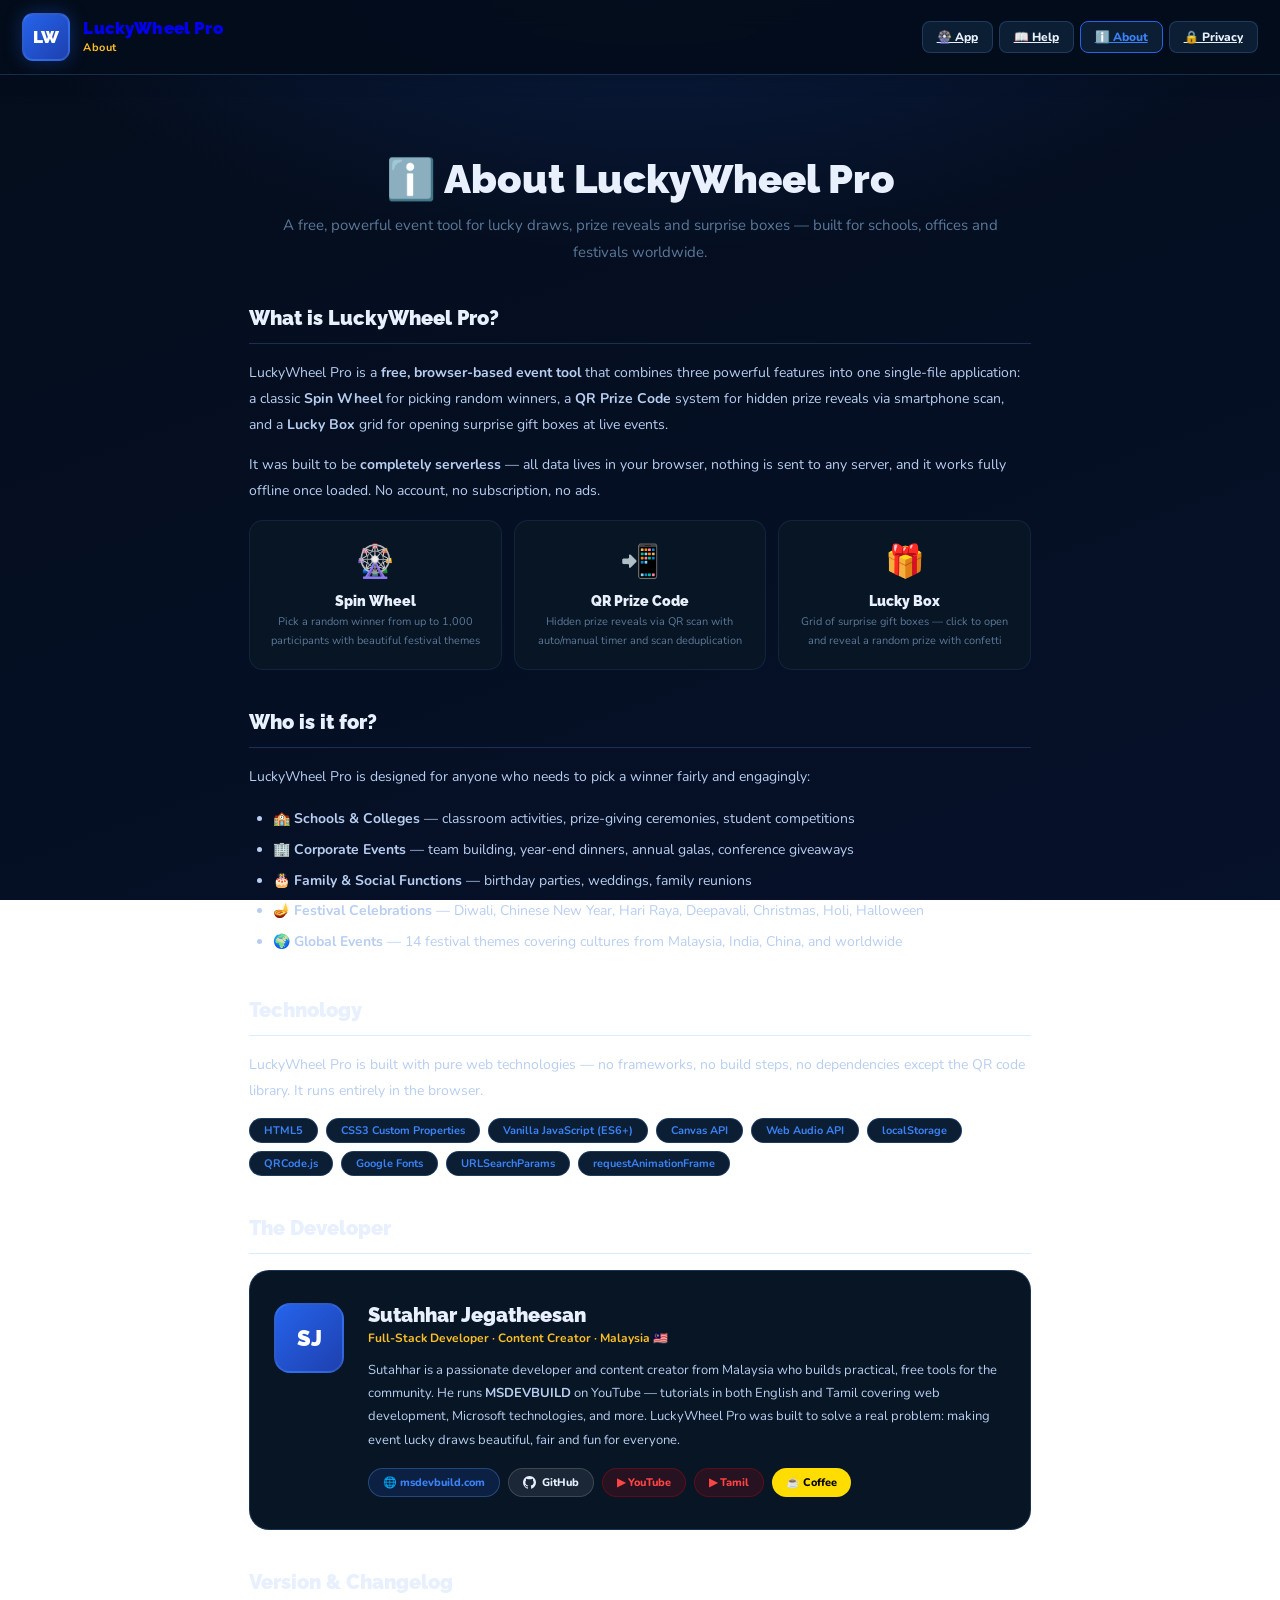
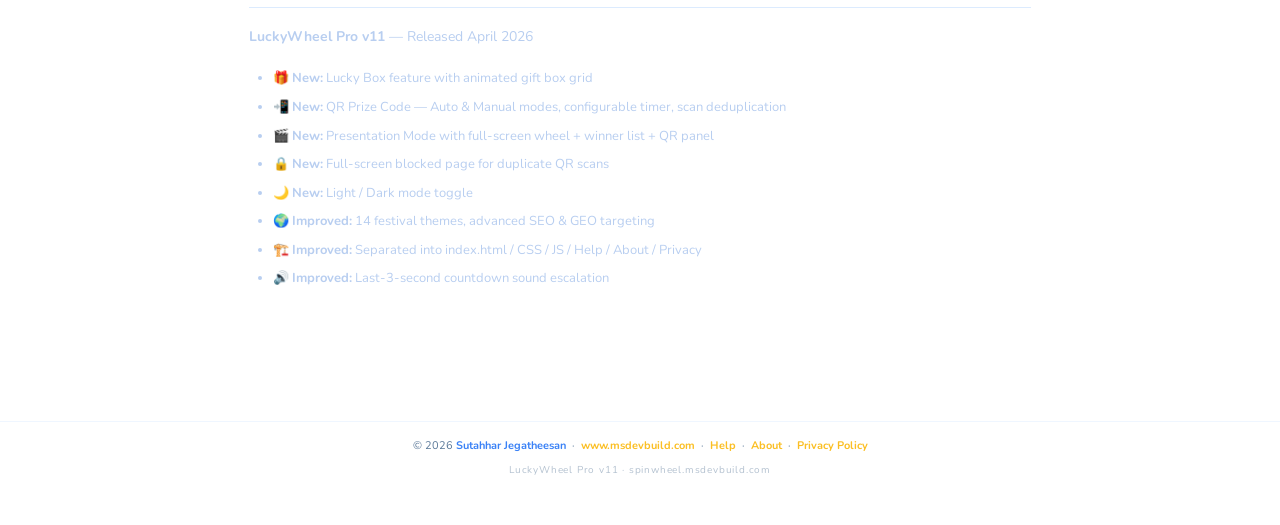
<file: about.html>
<!DOCTYPE html>
<html lang="en" data-theme="dark">
<head>
<meta charset="UTF-8"/>
<meta name="viewport" content="width=device-width, initial-scale=1.0, viewport-fit=cover"/>
<title>About – LuckyWheel Pro | Built by Sutahhar Jegatheesan · msdevbuild.com</title>
<meta name="description" content="About LuckyWheel Pro — a free Spin Wheel, QR Prize Code and Lucky Box tool for events worldwide. Built by Sutahhar Jegatheesan, developer at msdevbuild.com. Learn about the project, its features and the developer behind it."/>
<meta name="keywords" content="LuckyWheel Pro about, Sutahhar Jegatheesan, msdevbuild, spin wheel developer, lucky draw tool Malaysia"/>
<meta name="author" content="Sutahhar Jegatheesan"/>
<meta name="robots" content="index, follow"/>
<link rel="canonical" href="https://spinwheel.msdevbuild.com/about.html"/>
<meta property="og:title" content="About – LuckyWheel Pro"/>
<meta property="og:description" content="Learn about LuckyWheel Pro and its developer Sutahhar Jegatheesan from msdevbuild.com."/>
<meta property="og:url" content="https://spinwheel.msdevbuild.com/about.html"/>
<meta property="og:site_name" content="spinwheel.msdevbuild.com"/>
<meta name="twitter:card" content="summary"/>
<meta name="twitter:site" content="@msdevbuild"/>
<meta name="theme-color" content="#040d1b"/>
<link rel="alternate" hreflang="en" href="https://spinwheel.msdevbuild.com/about.html"/>
<link rel="alternate" hreflang="x-default" href="https://spinwheel.msdevbuild.com/about.html"/>

<script type="application/ld+json">
{
  "@context":"https://schema.org",
  "@type":"AboutPage",
  "url":"https://spinwheel.msdevbuild.com/about.html",
  "name":"About LuckyWheel Pro",
  "description":"About page for LuckyWheel Pro — free Spin Wheel, QR Prize Code and Lucky Box tool.",
  "author":{"@type":"Person","name":"Sutahhar Jegatheesan","url":"https://www.msdevbuild.com"}
}
</script>

<link rel="preconnect" href="https://fonts.googleapis.com"/>
<link rel="preconnect" href="https://fonts.gstatic.com" crossorigin/>
<link href="https://fonts.googleapis.com/css2?family=Raleway:wght@700;800;900&family=Nunito:wght@400;500;600;700;800&family=Bebas+Neue&display=swap" rel="stylesheet"/>
<link rel="stylesheet" href="css/style.css"/>
<style>
.about-wrap{max-width:820px;margin:0 auto;padding:2rem 1.2rem 4rem;}
.about-hero{text-align:center;padding:3rem 1rem 2.5rem;}
.about-hero h1{font-family:'Raleway',sans-serif;font-size:clamp(26px,5vw,40px);font-weight:900;color:var(--text);margin-bottom:.6rem;}
.about-hero p{font-size:15px;color:var(--muted);line-height:1.8;}
.about-section{margin-bottom:2.5rem;}
.about-section h2{font-family:'Raleway',sans-serif;font-size:20px;font-weight:900;color:var(--text);margin-bottom:1rem;padding-bottom:.8rem;border-bottom:1px solid var(--border2);}
.about-section p{font-size:14px;color:var(--text-s);line-height:1.85;margin-bottom:.9rem;}
.feature-cards{display:grid;grid-template-columns:repeat(auto-fill,minmax(220px,1fr));gap:12px;margin:1rem 0;}
.feature-card{background:var(--surface);border:1px solid var(--border);border-radius:14px;padding:1.2rem;text-align:center;transition:border-color .15s;}
.feature-card:hover{border-color:var(--border2);}
.feature-card-icon{font-size:32px;margin-bottom:.6rem;}
.feature-card-title{font-family:'Raleway',sans-serif;font-size:14px;font-weight:900;color:var(--text);margin-bottom:.3rem;}
.feature-card-desc{font-size:11px;color:var(--muted);line-height:1.65;}
.tech-pills{display:flex;flex-wrap:wrap;gap:8px;margin-top:.8rem;}
.tech-pill{background:var(--surface2);border:1px solid var(--border2);color:var(--primary-h);border-radius:100px;padding:4px 14px;font-size:11px;font-weight:700;}
.dev-card{background:var(--surface);border:1px solid var(--border2);border-radius:20px;padding:2rem 1.5rem;display:flex;gap:1.5rem;align-items:flex-start;flex-wrap:wrap;}
.dev-avatar{width:70px;height:70px;border-radius:16px;background:linear-gradient(135deg,var(--primary),#1e40af);border:2px solid var(--border2);display:flex;align-items:center;justify-content:center;font-family:'Raleway',sans-serif;font-size:22px;font-weight:900;color:#fff;flex-shrink:0;}
.dev-info{flex:1;min-width:200px;}
.dev-name{font-family:'Raleway',sans-serif;font-size:20px;font-weight:900;color:var(--text);margin-bottom:.2rem;}
.dev-role{font-size:12px;color:var(--gold-l);font-weight:700;margin-bottom:.8rem;}
.dev-bio{font-size:13px;color:var(--text-s);line-height:1.8;margin-bottom:1rem;}
.dev-links{display:flex;flex-wrap:wrap;gap:8px;}
.dev-link{display:inline-flex;align-items:center;gap:6px;padding:6px 14px;border-radius:100px;font-size:11px;font-weight:800;text-decoration:none;transition:all .15s;}
</style>
</head>
<body>

<header class="app-header" role="banner" style="position:sticky;top:0;z-index:80;">
  <div class="header-left">
    <a href="index.html" style="display:flex;align-items:center;gap:13px;text-decoration:none;">
      <div id="logoWrap"><span id="headerLogoText">LW</span></div>
      <div>
        <div class="brand-company">LuckyWheel Pro</div>
        <div class="brand-event">About</div>
      </div>
    </a>
  </div>
  <nav style="display:flex;gap:6px;flex-wrap:wrap;" role="navigation">
    <a href="index.html"   class="btn-settings">🎡 App</a>
    <a href="help.html"    class="btn-settings">📖 Help</a>
    <a href="about.html"   class="btn-settings" style="border-color:var(--primary);color:var(--primary-h);">ℹ️ About</a>
    <a href="privacy.html" class="btn-settings">🔒 Privacy</a>
  </nav>
</header>

<div class="about-wrap">
  <div class="about-hero">
    <h1>ℹ️ About LuckyWheel Pro</h1>
    <p>A free, powerful event tool for lucky draws, prize reveals and surprise boxes — built for schools, offices and festivals worldwide.</p>
  </div>

  <!-- What is it -->
  <section class="about-section" aria-labelledby="what-title">
    <h2 id="what-title">What is LuckyWheel Pro?</h2>
    <p>LuckyWheel Pro is a <strong>free, browser-based event tool</strong> that combines three powerful features into one single-file application: a classic <strong>Spin Wheel</strong> for picking random winners, a <strong>QR Prize Code</strong> system for hidden prize reveals via smartphone scan, and a <strong>Lucky Box</strong> grid for opening surprise gift boxes at live events.</p>
    <p>It was built to be <strong>completely serverless</strong> — all data lives in your browser, nothing is sent to any server, and it works fully offline once loaded. No account, no subscription, no ads.</p>
    <div class="feature-cards">
      <div class="feature-card"><div class="feature-card-icon">🎡</div><div class="feature-card-title">Spin Wheel</div><div class="feature-card-desc">Pick a random winner from up to 1,000 participants with beautiful festival themes</div></div>
      <div class="feature-card"><div class="feature-card-icon">📲</div><div class="feature-card-title">QR Prize Code</div><div class="feature-card-desc">Hidden prize reveals via QR scan with auto/manual timer and scan deduplication</div></div>
      <div class="feature-card"><div class="feature-card-icon">🎁</div><div class="feature-card-title">Lucky Box</div><div class="feature-card-desc">Grid of surprise gift boxes — click to open and reveal a random prize with confetti</div></div>
    </div>
  </section>

  <!-- Who it's for -->
  <section class="about-section" aria-labelledby="who-title">
    <h2 id="who-title">Who is it for?</h2>
    <p>LuckyWheel Pro is designed for anyone who needs to pick a winner fairly and engagingly:</p>
    <ul style="font-size:14px;color:var(--text-s);line-height:2.2;padding-left:1.5rem;">
      <li><strong>🏫 Schools &amp; Colleges</strong> — classroom activities, prize-giving ceremonies, student competitions</li>
      <li><strong>🏢 Corporate Events</strong> — team building, year-end dinners, annual galas, conference giveaways</li>
      <li><strong>🎂 Family &amp; Social Functions</strong> — birthday parties, weddings, family reunions</li>
      <li><strong>🪔 Festival Celebrations</strong> — Diwali, Chinese New Year, Hari Raya, Deepavali, Christmas, Holi, Halloween</li>
      <li><strong>🌍 Global Events</strong> — 14 festival themes covering cultures from Malaysia, India, China, and worldwide</li>
    </ul>
  </section>

  <!-- Tech stack -->
  <section class="about-section" aria-labelledby="tech-title">
    <h2 id="tech-title">Technology</h2>
    <p>LuckyWheel Pro is built with pure web technologies — no frameworks, no build steps, no dependencies except the QR code library. It runs entirely in the browser.</p>
    <div class="tech-pills">
      <span class="tech-pill">HTML5</span>
      <span class="tech-pill">CSS3 Custom Properties</span>
      <span class="tech-pill">Vanilla JavaScript (ES6+)</span>
      <span class="tech-pill">Canvas API</span>
      <span class="tech-pill">Web Audio API</span>
      <span class="tech-pill">localStorage</span>
      <span class="tech-pill">QRCode.js</span>
      <span class="tech-pill">Google Fonts</span>
      <span class="tech-pill">URLSearchParams</span>
      <span class="tech-pill">requestAnimationFrame</span>
    </div>
  </section>

  <!-- Developer -->
  <section class="about-section" aria-labelledby="dev-title">
    <h2 id="dev-title">The Developer</h2>
    <div class="dev-card">
      <div class="dev-avatar">SJ</div>
      <div class="dev-info">
        <div class="dev-name">Sutahhar Jegatheesan</div>
        <div class="dev-role">Full-Stack Developer · Content Creator · Malaysia 🇲🇾</div>
        <div class="dev-bio">
          Sutahhar is a passionate developer and content creator from Malaysia who builds practical, free tools for the community.
          He runs <strong>MSDEVBUILD</strong> on YouTube — tutorials in both English and Tamil covering web development, Microsoft technologies, and more.
          LuckyWheel Pro was built to solve a real problem: making event lucky draws beautiful, fair and fun for everyone.
        </div>
        <div class="dev-links">
          <a href="https://www.msdevbuild.com" target="_blank" rel="noopener" class="dev-link" style="background:rgba(37,99,235,.15);border:1px solid rgba(96,165,250,.3);color:var(--primary-h);">🌐 msdevbuild.com</a>
          <a href="https://github.com/jssuthahar" target="_blank" rel="noopener" class="dev-link" style="background:rgba(255,255,255,.08);border:1px solid rgba(255,255,255,.15);color:var(--text);">
            <svg width="13" height="13" viewBox="0 0 24 24" fill="currentColor"><path d="M12 0C5.37 0 0 5.37 0 12c0 5.3 3.44 9.8 8.2 11.38.6.11.82-.26.82-.58v-2.03c-3.34.73-4.04-1.61-4.04-1.61-.54-1.38-1.33-1.75-1.33-1.75-1.09-.74.08-.73.08-.73 1.2.08 1.84 1.24 1.84 1.24 1.07 1.83 2.8 1.3 3.49 1 .11-.78.42-1.3.76-1.6-2.67-.3-5.47-1.33-5.47-5.93 0-1.31.47-2.38 1.24-3.22-.14-.3-.54-1.52.1-3.18 0 0 1.01-.32 3.3 1.23a11.5 11.5 0 013-.4c1.02 0 2.04.13 3 .4 2.28-1.55 3.29-1.23 3.29-1.23.65 1.66.24 2.88.12 3.18.77.84 1.23 1.91 1.23 3.22 0 4.61-2.81 5.63-5.48 5.92.43.37.81 1.1.81 2.22v3.29c0 .32.22.7.82.58C20.56 21.8 24 17.3 24 12c0-6.63-5.37-12-12-12z"/></svg>
            GitHub
          </a>
          <a href="https://www.youtube.com/@MSDEVBUILD" target="_blank" rel="noopener" class="dev-link" style="background:rgba(255,0,0,.12);border:1px solid rgba(255,0,0,.25);color:#ff4444;">▶ YouTube</a>
          <a href="https://www.youtube.com/@MSDEVBUILDTamil" target="_blank" rel="noopener" class="dev-link" style="background:rgba(255,0,0,.12);border:1px solid rgba(255,0,0,.25);color:#ff4444;">▶ Tamil</a>
          <a href="https://buymeacoffee.com/jssuthahar" target="_blank" rel="noopener" class="dev-link" style="background:#ffdd00;color:#000;">☕ Coffee</a>
        </div>
      </div>
    </div>
  </section>

  <!-- Version -->
  <section class="about-section" aria-labelledby="ver-title">
    <h2 id="ver-title">Version &amp; Changelog</h2>
    <p><strong>LuckyWheel Pro v11</strong> — Released April 2026</p>
    <ul style="font-size:13px;color:var(--text-s);line-height:2.2;padding-left:1.5rem;">
      <li>🎁 <strong>New:</strong> Lucky Box feature with animated gift box grid</li>
      <li>📲 <strong>New:</strong> QR Prize Code — Auto &amp; Manual modes, configurable timer, scan deduplication</li>
      <li>🎬 <strong>New:</strong> Presentation Mode with full-screen wheel + winner list + QR panel</li>
      <li>🔒 <strong>New:</strong> Full-screen blocked page for duplicate QR scans</li>
      <li>🌙 <strong>New:</strong> Light / Dark mode toggle</li>
      <li>🌍 <strong>Improved:</strong> 14 festival themes, advanced SEO &amp; GEO targeting</li>
      <li>🏗️ <strong>Improved:</strong> Separated into index.html / CSS / JS / Help / About / Privacy</li>
      <li>🔊 <strong>Improved:</strong> Last-3-second countdown sound escalation</li>
    </ul>
  </section>
</div>

<footer class="app-footer" role="contentinfo" style="flex-direction:column;gap:.6rem;">
  <div class="footer-copy">
    &copy; <span id="fyear"></span> <strong>Sutahhar Jegatheesan</strong> &nbsp;·&nbsp;
    <a href="https://www.msdevbuild.com" target="_blank" rel="noopener noreferrer">www.msdevbuild.com</a>
    &nbsp;·&nbsp;
    <a href="help.html">Help</a> &nbsp;·&nbsp;
    <a href="about.html">About</a> &nbsp;·&nbsp;
    <a href="privacy.html">Privacy Policy</a>
  </div>
  <div class="footer-ver">LuckyWheel Pro v11 · spinwheel.msdevbuild.com</div>
</footer>

<script>
document.getElementById('fyear').textContent=new Date().getFullYear();
const T={'--bg':'#040d1b','--surface':'#081525','--surface2':'#0c1e33','--surface3':'#0f2540','--border':'rgba(96,165,250,.1)','--border2':'rgba(96,165,250,.22)','--primary':'#2563eb','--primary-h':'#3b82f6','--gold':'#f59e0b','--gold-l':'#fbbf24','--text':'#e8f0fe','--text-s':'#b8cef0','--muted':'#5a7898','--header-bg':'rgba(4,13,27,.92)','--card-shine':'rgba(96,165,250,.14)','--shadow':'0 8px 32px rgba(0,0,0,.5)','--danger':'#f87171','--success':'#34d399'};
Object.entries(T).forEach(([k,v])=>document.documentElement.style.setProperty(k,v));
document.body.style.background='radial-gradient(ellipse 80% 55% at 50% -8%,rgba(37,99,235,.2) 0%,transparent 65%),linear-gradient(160deg,#040d1b,#06112a)';
document.body.style.backgroundAttachment='fixed';
</script>
</body>
</html>
</file>
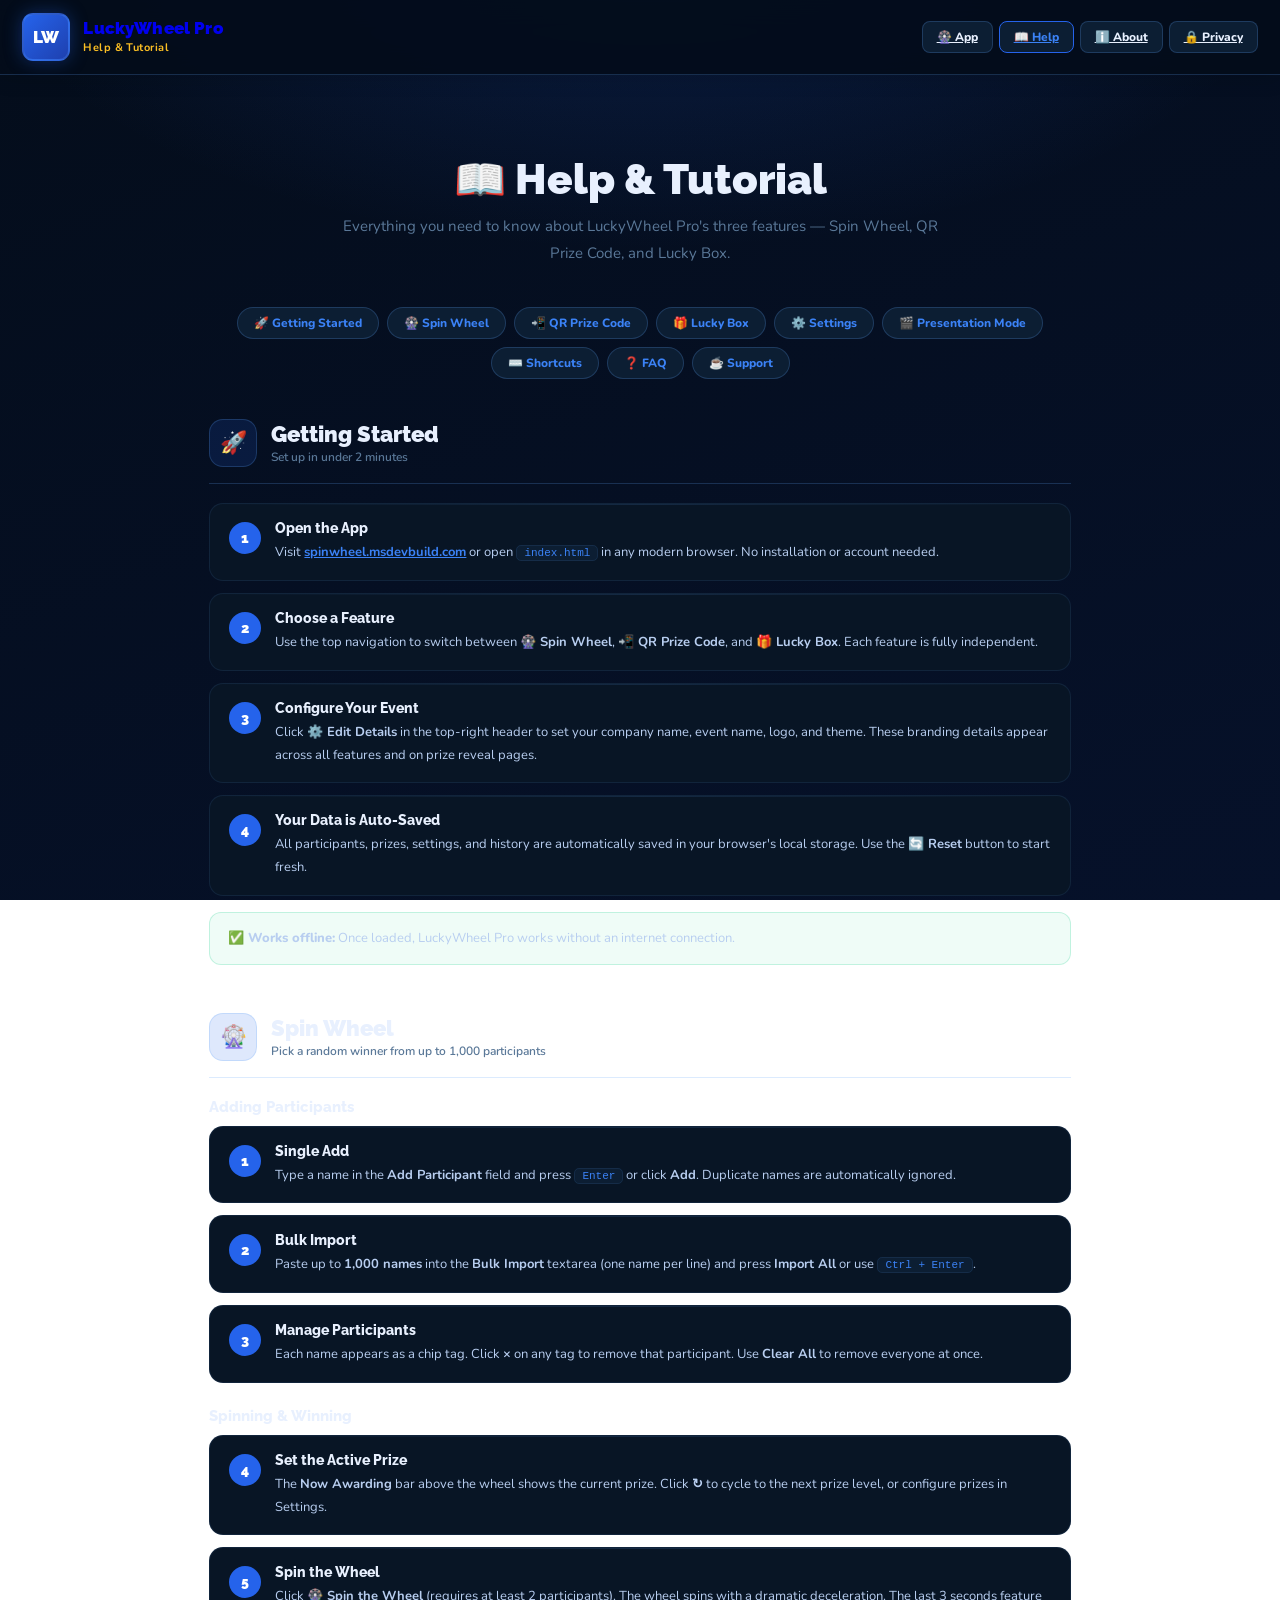
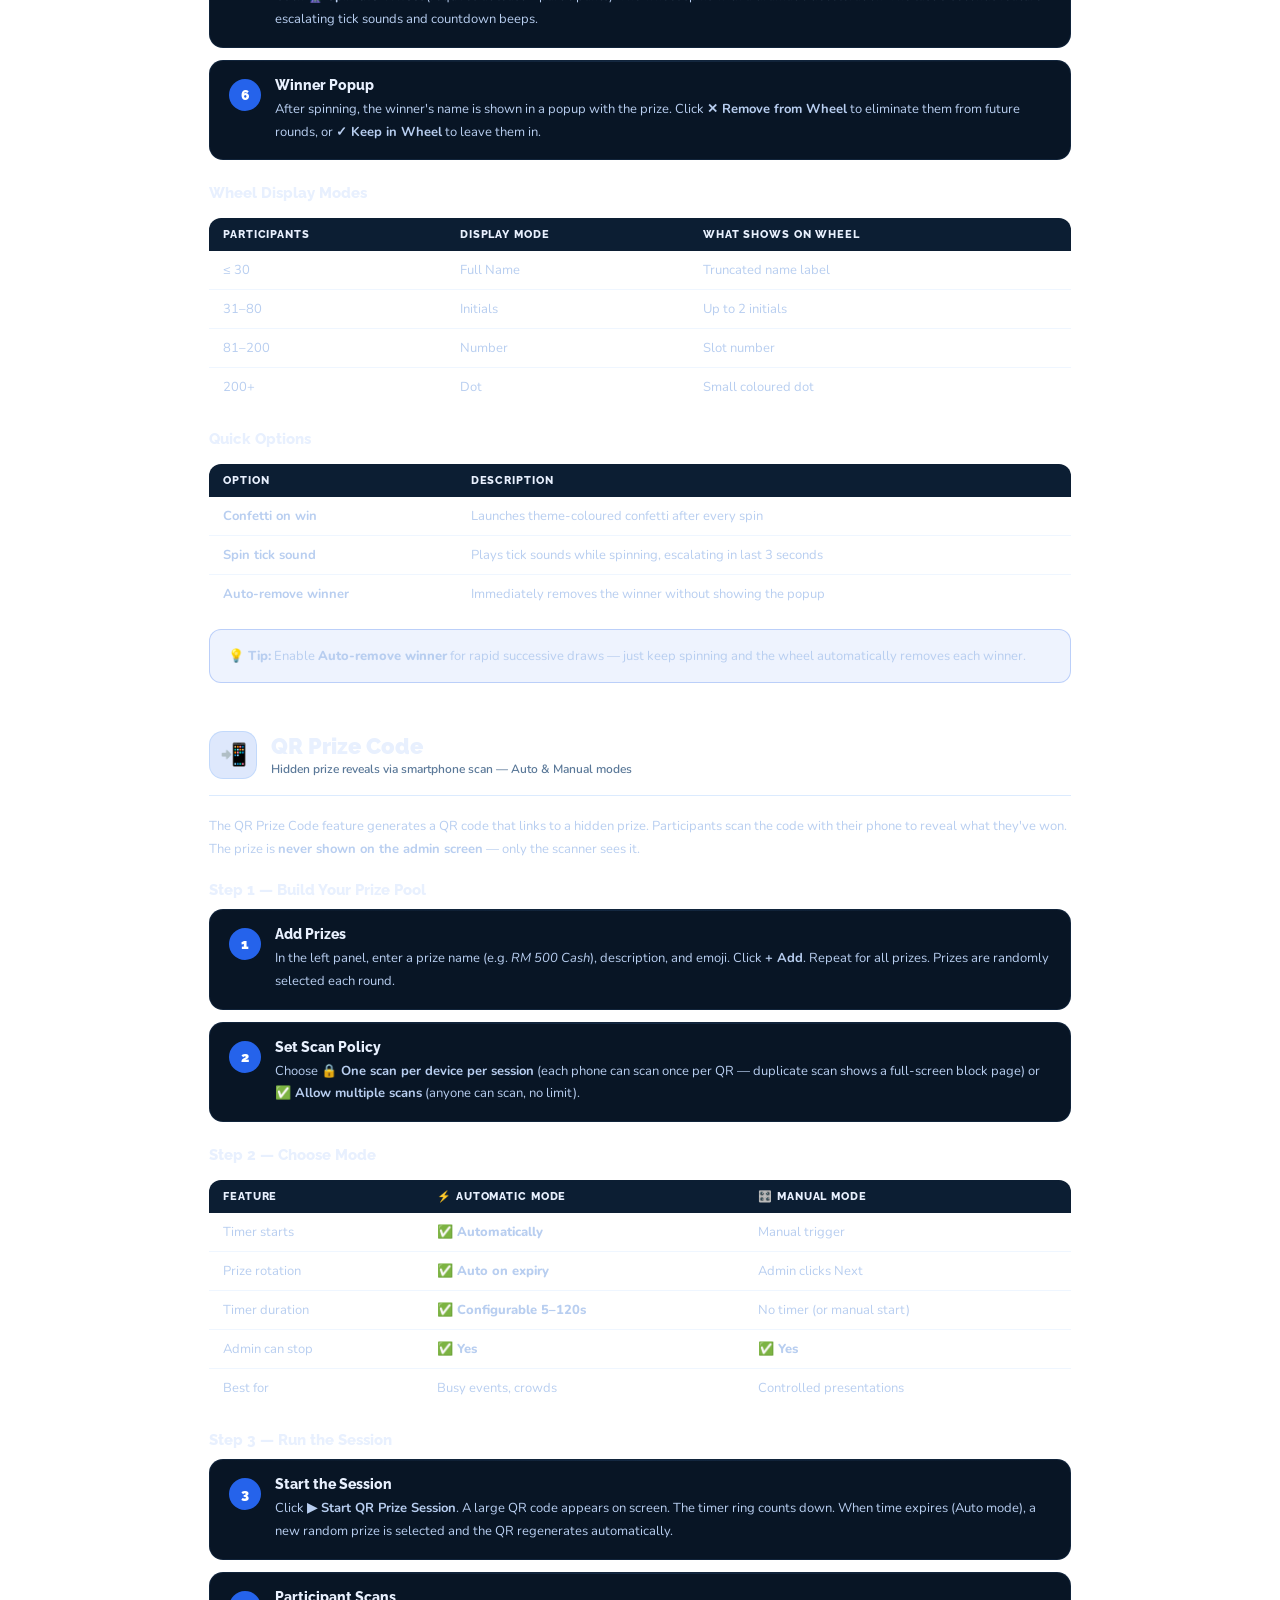
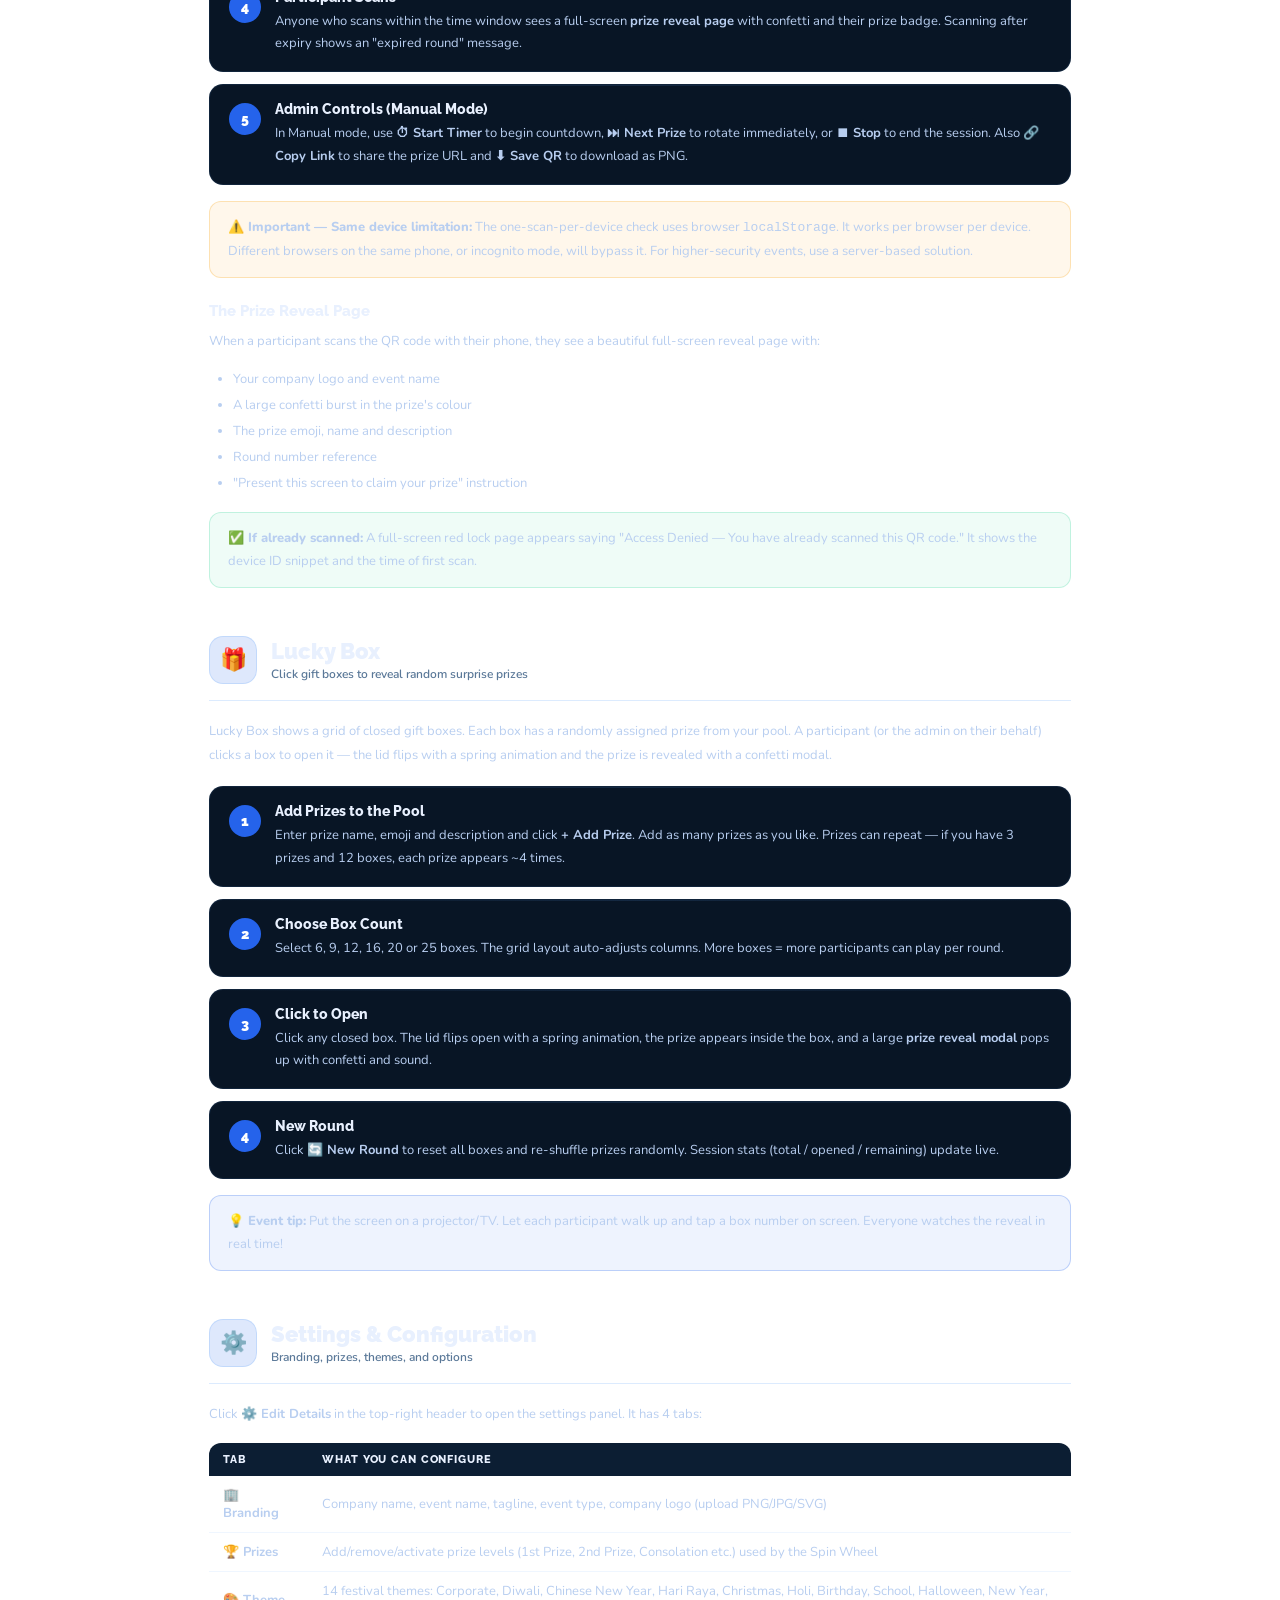
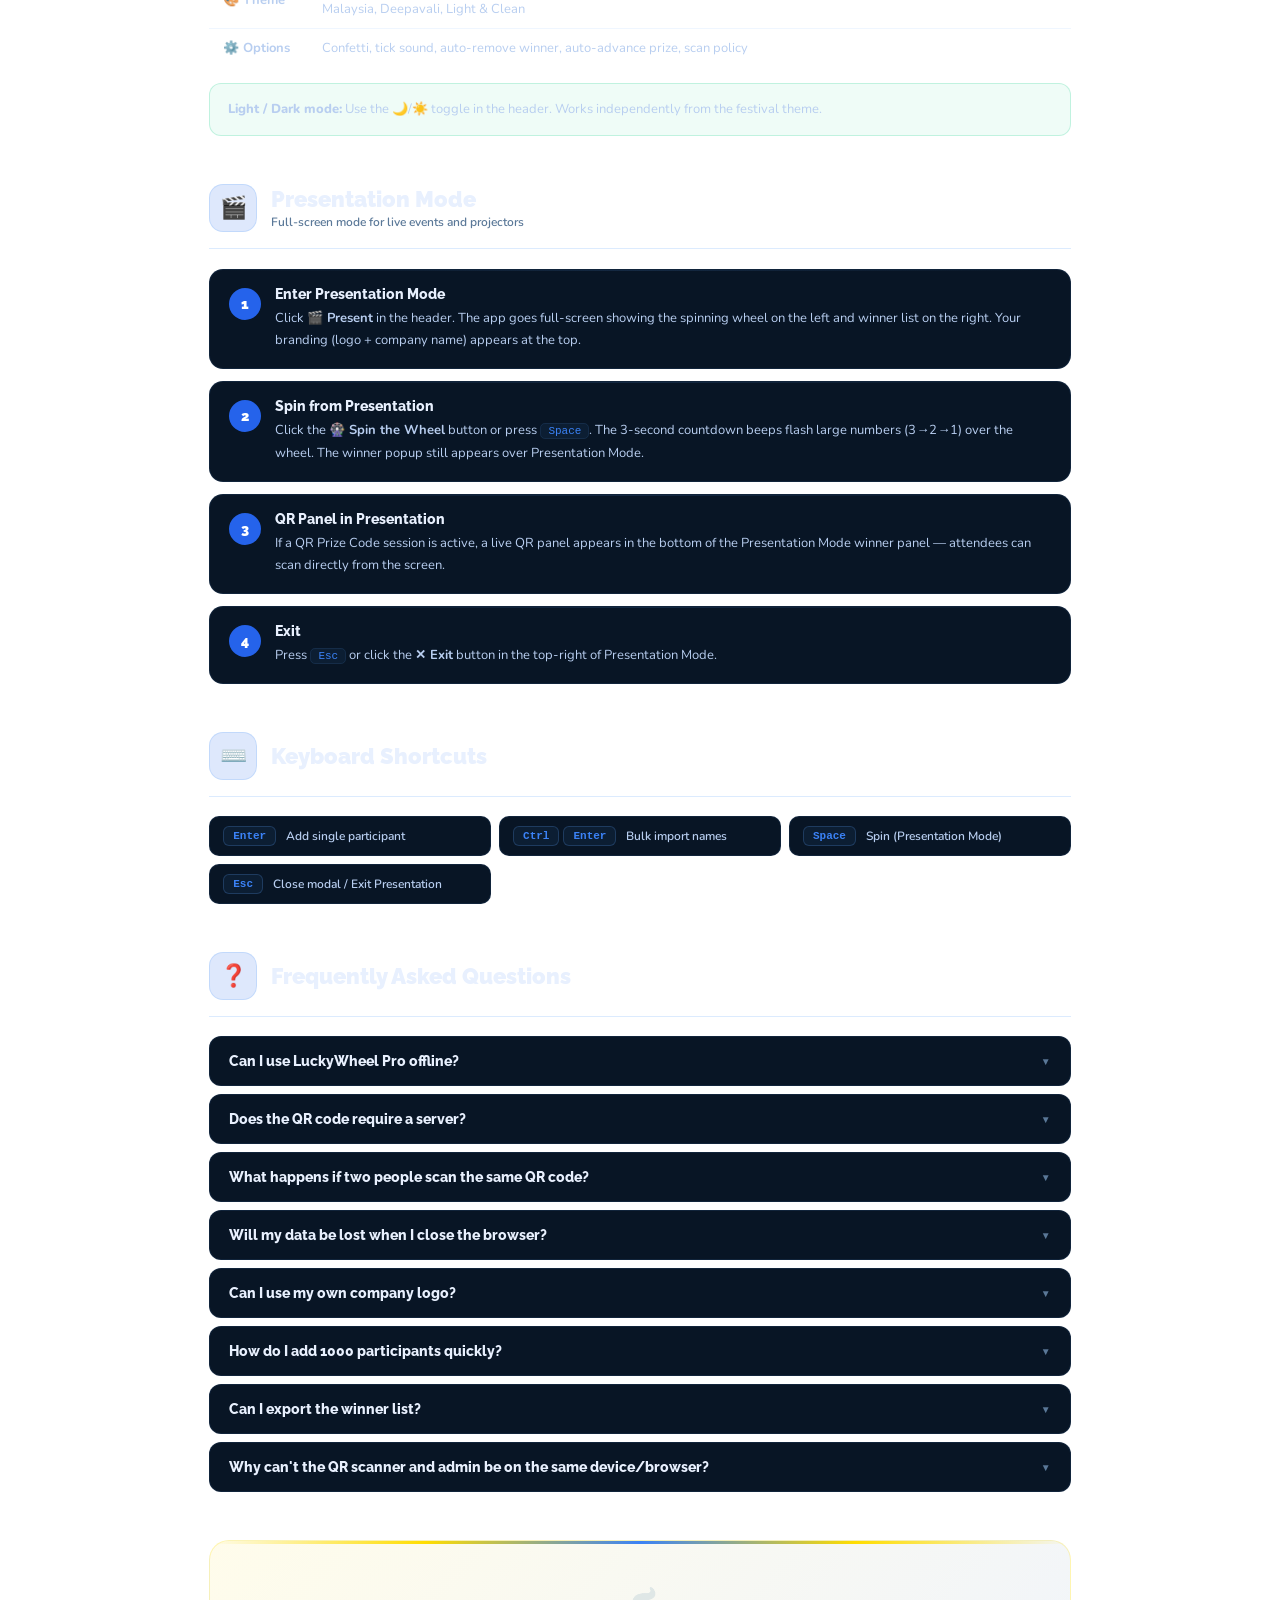
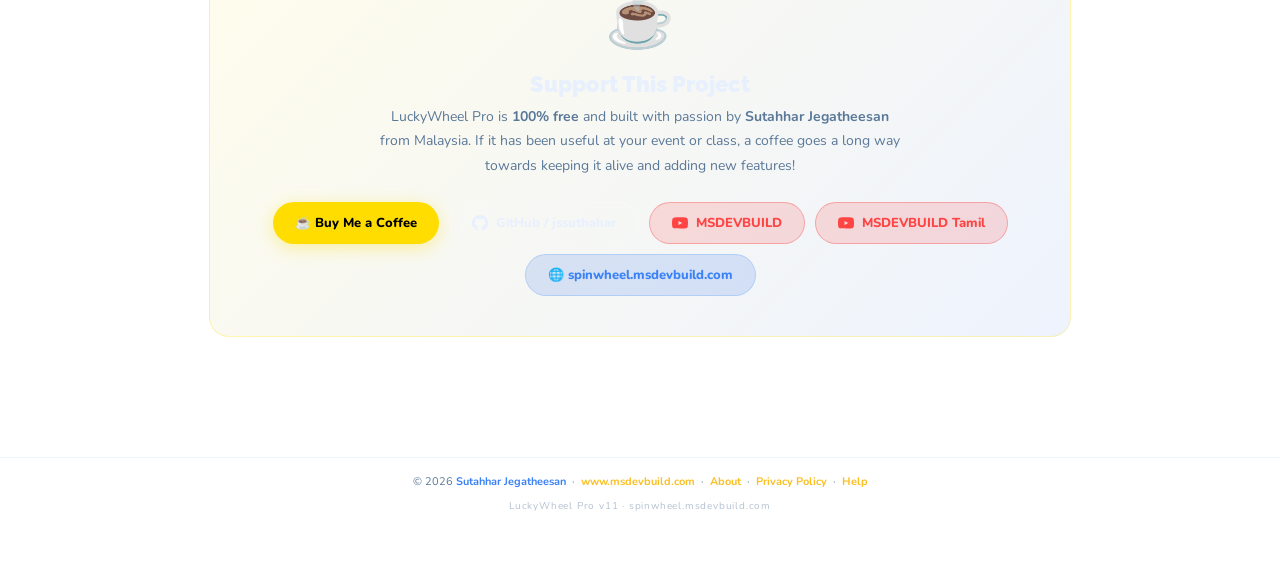
<file: help.html>
<!DOCTYPE html>
<html lang="en" data-theme="dark">
<head>
<meta charset="UTF-8"/>
<meta name="viewport" content="width=device-width, initial-scale=1.0, viewport-fit=cover"/>

<title>Help & Tutorial – LuckyWheel Pro | Spin Wheel, QR Prize Code & Lucky Box Guide</title>
<meta name="description" content="Complete guide and tutorial for LuckyWheel Pro. Learn how to use Spin Wheel, QR Prize Code (Auto & Manual mode), and Lucky Box features for events, schools, offices and festivals. Step-by-step instructions by Sutahhar Jegatheesan."/>
<meta name="keywords" content="LuckyWheel Pro help, spin wheel tutorial, QR prize code guide, lucky box how to, lucky draw tutorial, event spinner guide, lucky wheel how to use, msdevbuild tutorial"/>
<meta name="author" content="Sutahhar Jegatheesan"/>
<meta name="robots" content="index, follow"/>
<link rel="canonical" href="https://spinwheel.msdevbuild.com/help.html"/>
<meta property="og:title" content="Help & Tutorial – LuckyWheel Pro"/>
<meta property="og:description" content="Step-by-step tutorial for Spin Wheel, QR Prize Code and Lucky Box features."/>
<meta property="og:url" content="https://spinwheel.msdevbuild.com/help.html"/>
<meta property="og:site_name" content="spinwheel.msdevbuild.com"/>
<meta name="twitter:card" content="summary"/>
<meta name="twitter:site" content="@msdevbuild"/>
<meta name="theme-color" content="#040d1b"/>
<link rel="alternate" hreflang="en" href="https://spinwheel.msdevbuild.com/help.html"/>
<link rel="alternate" hreflang="x-default" href="https://spinwheel.msdevbuild.com/help.html"/>

<script type="application/ld+json">
{
  "@context":"https://schema.org",
  "@type":"HowTo",
  "name":"How to Use LuckyWheel Pro",
  "description":"Step-by-step guide for using LuckyWheel Pro's Spin Wheel, QR Prize Code and Lucky Box features.",
  "url":"https://spinwheel.msdevbuild.com/help.html",
  "author":{"@type":"Person","name":"Sutahhar Jegatheesan","url":"https://www.msdevbuild.com"},
  "step":[
    {"@type":"HowToStep","name":"Spin Wheel — Add Participants","text":"Enter names one by one or use Bulk Import to paste up to 1000 names. Then click Spin."},
    {"@type":"HowToStep","name":"QR Prize Code — Start a Session","text":"Add prizes to the pool, choose Auto or Manual mode, set timer duration, then click Start QR Prize Session."},
    {"@type":"HowToStep","name":"Lucky Box — Open a Box","text":"Add prizes, choose box count (6–25), then click any box on the grid to reveal a random surprise prize."}
  ]
}
</script>

<link rel="preconnect" href="https://fonts.googleapis.com"/>
<link rel="preconnect" href="https://fonts.gstatic.com" crossorigin/>
<link href="https://fonts.googleapis.com/css2?family=Raleway:wght@700;800;900&family=Nunito:wght@400;500;600;700;800&family=Bebas+Neue&display=swap" rel="stylesheet"/>
<link rel="stylesheet" href="css/style.css"/>
<style>
/* ── Help page specific styles ── */
.help-wrap{max-width:900px;margin:0 auto;padding:2rem 1.2rem 4rem;}
.help-hero{text-align:center;padding:3rem 1rem 2.5rem;}
.help-hero h1{font-family:'Raleway',sans-serif;font-size:clamp(28px,5vw,42px);font-weight:900;color:var(--text);margin-bottom:.6rem;}
.help-hero p{font-size:15px;color:var(--muted);max-width:600px;margin:0 auto;line-height:1.8;}
.help-nav{display:flex;gap:8px;flex-wrap:wrap;justify-content:center;margin-bottom:2.5rem;}
.help-nav a{padding:7px 16px;border-radius:100px;background:var(--surface2);border:1px solid var(--border2);color:var(--primary-h);font-size:12px;font-weight:800;text-decoration:none;transition:all .15s;}
.help-nav a:hover{background:rgba(37,99,235,.2);border-color:var(--primary);}

/* Section */
.help-section{margin-bottom:3rem;}
.help-section-header{display:flex;align-items:center;gap:14px;margin-bottom:1.2rem;padding-bottom:1rem;border-bottom:1px solid var(--border2);}
.help-section-icon{width:48px;height:48px;border-radius:14px;display:flex;align-items:center;justify-content:center;font-size:22px;flex-shrink:0;background:rgba(37,99,235,.15);border:1px solid var(--border2);}
.help-section-title{font-family:'Raleway',sans-serif;font-size:22px;font-weight:900;color:var(--text);}
.help-section-sub{font-size:12px;color:var(--muted);font-weight:600;margin-top:2px;}

/* Step cards */
.step-list{display:flex;flex-direction:column;gap:12px;}
.step-card{display:flex;gap:14px;background:var(--surface);border:1px solid var(--border);border-radius:14px;padding:1rem 1.2rem;position:relative;}
.step-card::before{content:'';position:absolute;top:0;left:0;right:0;height:1px;background:linear-gradient(90deg,transparent,var(--card-shine),transparent);}
.step-num{width:32px;height:32px;border-radius:50%;background:var(--primary);color:#fff;font-family:'Raleway',sans-serif;font-size:14px;font-weight:900;display:flex;align-items:center;justify-content:center;flex-shrink:0;margin-top:2px;}
.step-content h3{font-family:'Raleway',sans-serif;font-size:14px;font-weight:800;color:var(--text);margin-bottom:5px;}
.step-content p{font-size:13px;color:var(--text-s);line-height:1.75;}
.step-content code{background:var(--surface2);border:1px solid var(--border);border-radius:5px;padding:1px 7px;font-size:11px;color:var(--primary-h);}

/* Info boxes */
.info-box{border-radius:12px;padding:.9rem 1.1rem;margin:1rem 0;font-size:13px;line-height:1.75;}
.info-tip  {background:rgba(52,211,153,.08);border:1px solid rgba(52,211,153,.25);color:var(--text-s);}
.info-warn {background:rgba(245,158,11,.08);border:1px solid rgba(245,158,11,.25);color:var(--text-s);}
.info-note {background:rgba(37,99,235,.08);border:1px solid rgba(37,99,235,.25);color:var(--text-s);}
.info-box strong{font-weight:800;}

/* Feature comparison table */
.feat-table{width:100%;border-collapse:collapse;border-radius:12px;overflow:hidden;font-size:13px;margin:1rem 0;}
.feat-table th{background:var(--surface2);color:var(--text);font-family:'Raleway',sans-serif;font-size:11px;font-weight:800;letter-spacing:.08em;text-transform:uppercase;padding:10px 14px;text-align:left;}
.feat-table td{padding:10px 14px;border-bottom:1px solid var(--border);color:var(--text-s);}
.feat-table tr:last-child td{border-bottom:none;}
.feat-table tr:hover td{background:var(--surface2);}
.check{color:var(--success);font-weight:800;}
.cross{color:var(--danger);}

/* Keyboard shortcuts */
.kbd-grid{display:grid;grid-template-columns:repeat(auto-fill,minmax(240px,1fr));gap:8px;margin:1rem 0;}
.kbd-row{display:flex;align-items:center;gap:10px;background:var(--surface);border:1px solid var(--border);border-radius:10px;padding:9px 13px;}
.kbd-keys{display:flex;gap:4px;flex-shrink:0;}
.kbd-key{background:var(--surface2);border:1px solid var(--border2);border-radius:6px;padding:3px 9px;font-size:11px;font-weight:700;color:var(--primary-h);font-family:monospace;}
.kbd-desc{font-size:12px;color:var(--text-s);font-weight:600;}

/* FAQ */
.faq-item{background:var(--surface);border:1px solid var(--border);border-radius:12px;margin-bottom:8px;overflow:hidden;}
.faq-q{padding:1rem 1.2rem;font-family:'Raleway',sans-serif;font-size:14px;font-weight:800;color:var(--text);cursor:pointer;display:flex;justify-content:space-between;align-items:center;user-select:none;}
.faq-q:hover{background:var(--surface2);}
.faq-q::after{content:'▼';font-size:10px;color:var(--muted);transition:transform .2s;}
.faq-item.open .faq-q::after{transform:rotate(180deg);}
.faq-a{display:none;padding:.2rem 1.2rem 1rem;font-size:13px;color:var(--text-s);line-height:1.8;border-top:1px solid var(--border);}
.faq-item.open .faq-a{display:block;}

/* Coffee section */
.coffee-section{
  background:linear-gradient(135deg,rgba(255,221,0,.08),rgba(37,99,235,.08));
  border:1px solid rgba(255,221,0,.25);
  border-radius:20px;padding:2.5rem 2rem;
  text-align:center;margin:3rem 0 2rem;
  position:relative;overflow:hidden;
}
.coffee-section::before{content:'';position:absolute;top:0;left:0;right:0;height:3px;background:linear-gradient(90deg,transparent,#ffdd00,var(--primary-h),#ffdd00,transparent);}
.coffee-icon{font-size:56px;margin-bottom:.8rem;display:block;animation:bounce .8s .3s both;}
.coffee-title{font-family:'Raleway',sans-serif;font-size:22px;font-weight:900;color:var(--text);margin-bottom:.5rem;}
.coffee-sub{font-size:14px;color:var(--muted);line-height:1.75;max-width:520px;margin:0 auto 1.5rem;}
.coffee-links{display:flex;gap:10px;flex-wrap:wrap;justify-content:center;}
.coffee-btn{display:inline-flex;align-items:center;gap:8px;padding:11px 22px;border-radius:100px;font-size:13px;font-weight:800;text-decoration:none;transition:all .18s;white-space:nowrap;}
.coffee-btn-yellow{background:#ffdd00;color:#000;box-shadow:0 4px 18px rgba(255,221,0,.35);}
.coffee-btn-yellow:hover{transform:translateY(-2px);box-shadow:0 8px 28px rgba(255,221,0,.5);}
.coffee-btn-dark{background:rgba(255,255,255,.08);border:1px solid rgba(255,255,255,.15);color:var(--text);}
.coffee-btn-dark:hover{background:rgba(255,255,255,.15);}
.coffee-btn-red{background:rgba(255,0,0,.12);border:1px solid rgba(255,0,0,.25);color:#ff4444;}
.coffee-btn-red:hover{background:rgba(255,0,0,.22);}
.coffee-btn-blue{background:rgba(37,99,235,.15);border:1px solid rgba(96,165,250,.3);color:var(--primary-h);}
.coffee-btn-blue:hover{background:rgba(37,99,235,.25);}
</style>
</head>
<body>

<!-- ── NAV HEADER ── -->
<header class="app-header" role="banner" style="position:sticky;top:0;z-index:80;">
  <div class="header-left">
    <a href="index.html" style="display:flex;align-items:center;gap:13px;text-decoration:none;">
      <div id="logoWrap" style="cursor:pointer;">
        <span id="headerLogoText">LW</span>
      </div>
      <div>
        <div class="brand-company">LuckyWheel Pro</div>
        <div class="brand-event">Help &amp; Tutorial</div>
      </div>
    </a>
  </div>
  <nav style="display:flex;gap:6px;flex-wrap:wrap;" role="navigation" aria-label="Site navigation">
    <a href="index.html"   class="btn-settings">🎡 App</a>
    <a href="help.html"    class="btn-settings" style="border-color:var(--primary);color:var(--primary-h);">📖 Help</a>
    <a href="about.html"   class="btn-settings">ℹ️ About</a>
    <a href="privacy.html" class="btn-settings">🔒 Privacy</a>
  </nav>
</header>

<div class="help-wrap">

  <!-- Hero -->
  <div class="help-hero">
    <h1>📖 Help &amp; Tutorial</h1>
    <p>Everything you need to know about LuckyWheel Pro's three features — Spin Wheel, QR Prize Code, and Lucky Box.</p>
  </div>

  <!-- Quick Nav -->
  <div class="help-nav" role="navigation" aria-label="Tutorial sections">
    <a href="#getting-started">🚀 Getting Started</a>
    <a href="#spin-wheel">🎡 Spin Wheel</a>
    <a href="#qr-prize">📲 QR Prize Code</a>
    <a href="#lucky-box">🎁 Lucky Box</a>
    <a href="#settings">⚙️ Settings</a>
    <a href="#presentation">🎬 Presentation Mode</a>
    <a href="#shortcuts">⌨️ Shortcuts</a>
    <a href="#faq">❓ FAQ</a>
    <a href="#support">☕ Support</a>
  </div>

  <!-- ── GETTING STARTED ── -->
  <section class="help-section" id="getting-started" aria-labelledby="gs-title">
    <div class="help-section-header">
      <div class="help-section-icon">🚀</div>
      <div><div class="help-section-title" id="gs-title">Getting Started</div><div class="help-section-sub">Set up in under 2 minutes</div></div>
    </div>
    <div class="step-list">
      <div class="step-card"><div class="step-num">1</div><div class="step-content"><h3>Open the App</h3><p>Visit <a href="https://spinwheel.msdevbuild.com/" style="color:var(--primary-h);font-weight:700;">spinwheel.msdevbuild.com</a> or open <code>index.html</code> in any modern browser. No installation or account needed.</p></div></div>
      <div class="step-card"><div class="step-num">2</div><div class="step-content"><h3>Choose a Feature</h3><p>Use the top navigation to switch between <strong>🎡 Spin Wheel</strong>, <strong>📲 QR Prize Code</strong>, and <strong>🎁 Lucky Box</strong>. Each feature is fully independent.</p></div></div>
      <div class="step-card"><div class="step-num">3</div><div class="step-content"><h3>Configure Your Event</h3><p>Click <strong>⚙️ Edit Details</strong> in the top-right header to set your company name, event name, logo, and theme. These branding details appear across all features and on prize reveal pages.</p></div></div>
      <div class="step-card"><div class="step-num">4</div><div class="step-content"><h3>Your Data is Auto-Saved</h3><p>All participants, prizes, settings, and history are automatically saved in your browser's local storage. Use the <strong>🔄 Reset</strong> button to start fresh.</p></div></div>
    </div>
    <div class="info-box info-tip" style="margin-top:1rem;"><strong>✅ Works offline:</strong> Once loaded, LuckyWheel Pro works without an internet connection.</div>
  </section>

  <!-- ── SPIN WHEEL ── -->
  <section class="help-section" id="spin-wheel" aria-labelledby="sw-title">
    <div class="help-section-header">
      <div class="help-section-icon">🎡</div>
      <div><div class="help-section-title" id="sw-title">Spin Wheel</div><div class="help-section-sub">Pick a random winner from up to 1,000 participants</div></div>
    </div>

    <h3 style="font-family:'Raleway',sans-serif;font-size:15px;font-weight:800;margin-bottom:10px;color:var(--text);">Adding Participants</h3>
    <div class="step-list">
      <div class="step-card"><div class="step-num">1</div><div class="step-content"><h3>Single Add</h3><p>Type a name in the <strong>Add Participant</strong> field and press <code>Enter</code> or click <strong>Add</strong>. Duplicate names are automatically ignored.</p></div></div>
      <div class="step-card"><div class="step-num">2</div><div class="step-content"><h3>Bulk Import</h3><p>Paste up to <strong>1,000 names</strong> into the <strong>Bulk Import</strong> textarea (one name per line) and press <strong>Import All</strong> or use <code>Ctrl + Enter</code>.</p></div></div>
      <div class="step-card"><div class="step-num">3</div><div class="step-content"><h3>Manage Participants</h3><p>Each name appears as a chip tag. Click <strong>×</strong> on any tag to remove that participant. Use <strong>Clear All</strong> to remove everyone at once.</p></div></div>
    </div>

    <h3 style="font-family:'Raleway',sans-serif;font-size:15px;font-weight:800;margin:1.5rem 0 10px;color:var(--text);">Spinning &amp; Winning</h3>
    <div class="step-list">
      <div class="step-card"><div class="step-num">4</div><div class="step-content"><h3>Set the Active Prize</h3><p>The <strong>Now Awarding</strong> bar above the wheel shows the current prize. Click <strong>↻</strong> to cycle to the next prize level, or configure prizes in Settings.</p></div></div>
      <div class="step-card"><div class="step-num">5</div><div class="step-content"><h3>Spin the Wheel</h3><p>Click <strong>🎡 Spin the Wheel</strong> (requires at least 2 participants). The wheel spins with a dramatic deceleration. The last 3 seconds feature escalating tick sounds and countdown beeps.</p></div></div>
      <div class="step-card"><div class="step-num">6</div><div class="step-content"><h3>Winner Popup</h3><p>After spinning, the winner's name is shown in a popup with the prize. Click <strong>✕ Remove from Wheel</strong> to eliminate them from future rounds, or <strong>✓ Keep in Wheel</strong> to leave them in.</p></div></div>
    </div>

    <h3 style="font-family:'Raleway',sans-serif;font-size:15px;font-weight:800;margin:1.5rem 0 10px;color:var(--text);">Wheel Display Modes</h3>
    <table class="feat-table" aria-label="Wheel display modes">
      <thead><tr><th>Participants</th><th>Display Mode</th><th>What shows on wheel</th></tr></thead>
      <tbody>
        <tr><td>≤ 30</td><td>Full Name</td><td>Truncated name label</td></tr>
        <tr><td>31–80</td><td>Initials</td><td>Up to 2 initials</td></tr>
        <tr><td>81–200</td><td>Number</td><td>Slot number</td></tr>
        <tr><td>200+</td><td>Dot</td><td>Small coloured dot</td></tr>
      </tbody>
    </table>

    <h3 style="font-family:'Raleway',sans-serif;font-size:15px;font-weight:800;margin:1.5rem 0 10px;color:var(--text);">Quick Options</h3>
    <table class="feat-table" aria-label="Quick options">
      <thead><tr><th>Option</th><th>Description</th></tr></thead>
      <tbody>
        <tr><td><strong>Confetti on win</strong></td><td>Launches theme-coloured confetti after every spin</td></tr>
        <tr><td><strong>Spin tick sound</strong></td><td>Plays tick sounds while spinning, escalating in last 3 seconds</td></tr>
        <tr><td><strong>Auto-remove winner</strong></td><td>Immediately removes the winner without showing the popup</td></tr>
      </tbody>
    </table>
    <div class="info-box info-note"><strong>💡 Tip:</strong> Enable <strong>Auto-remove winner</strong> for rapid successive draws — just keep spinning and the wheel automatically removes each winner.</div>
  </section>

  <!-- ── QR PRIZE CODE ── -->
  <section class="help-section" id="qr-prize" aria-labelledby="qr-title">
    <div class="help-section-header">
      <div class="help-section-icon">📲</div>
      <div><div class="help-section-title" id="qr-title">QR Prize Code</div><div class="help-section-sub">Hidden prize reveals via smartphone scan — Auto &amp; Manual modes</div></div>
    </div>
    <p style="font-size:13px;color:var(--text-s);line-height:1.8;margin-bottom:1.2rem;">The QR Prize Code feature generates a QR code that links to a hidden prize. Participants scan the code with their phone to reveal what they've won. The prize is <strong>never shown on the admin screen</strong> — only the scanner sees it.</p>

    <h3 style="font-family:'Raleway',sans-serif;font-size:15px;font-weight:800;margin-bottom:10px;color:var(--text);">Step 1 — Build Your Prize Pool</h3>
    <div class="step-list">
      <div class="step-card"><div class="step-num">1</div><div class="step-content"><h3>Add Prizes</h3><p>In the left panel, enter a prize name (e.g. <em>RM 500 Cash</em>), description, and emoji. Click <strong>+ Add</strong>. Repeat for all prizes. Prizes are randomly selected each round.</p></div></div>
      <div class="step-card"><div class="step-num">2</div><div class="step-content"><h3>Set Scan Policy</h3><p>Choose <strong>🔒 One scan per device per session</strong> (each phone can scan once per QR — duplicate scan shows a full-screen block page) or <strong>✅ Allow multiple scans</strong> (anyone can scan, no limit).</p></div></div>
    </div>

    <h3 style="font-family:'Raleway',sans-serif;font-size:15px;font-weight:800;margin:1.5rem 0 10px;color:var(--text);">Step 2 — Choose Mode</h3>
    <table class="feat-table" aria-label="QR mode comparison">
      <thead><tr><th>Feature</th><th>⚡ Automatic Mode</th><th>🎛️ Manual Mode</th></tr></thead>
      <tbody>
        <tr><td>Timer starts</td><td class="check">✅ Automatically</td><td class="cross">Manual trigger</td></tr>
        <tr><td>Prize rotation</td><td class="check">✅ Auto on expiry</td><td class="cross">Admin clicks Next</td></tr>
        <tr><td>Timer duration</td><td class="check">✅ Configurable 5–120s</td><td>No timer (or manual start)</td></tr>
        <tr><td>Admin can stop</td><td class="check">✅ Yes</td><td class="check">✅ Yes</td></tr>
        <tr><td>Best for</td><td>Busy events, crowds</td><td>Controlled presentations</td></tr>
      </tbody>
    </table>

    <h3 style="font-family:'Raleway',sans-serif;font-size:15px;font-weight:800;margin:1.5rem 0 10px;color:var(--text);">Step 3 — Run the Session</h3>
    <div class="step-list">
      <div class="step-card"><div class="step-num">3</div><div class="step-content"><h3>Start the Session</h3><p>Click <strong>▶ Start QR Prize Session</strong>. A large QR code appears on screen. The timer ring counts down. When time expires (Auto mode), a new random prize is selected and the QR regenerates automatically.</p></div></div>
      <div class="step-card"><div class="step-num">4</div><div class="step-content"><h3>Participant Scans</h3><p>Anyone who scans within the time window sees a full-screen <strong>prize reveal page</strong> with confetti and their prize badge. Scanning after expiry shows an "expired round" message.</p></div></div>
      <div class="step-card"><div class="step-num">5</div><div class="step-content"><h3>Admin Controls (Manual Mode)</h3><p>In Manual mode, use <strong>⏱ Start Timer</strong> to begin countdown, <strong>⏭ Next Prize</strong> to rotate immediately, or <strong>⏹ Stop</strong> to end the session. Also <strong>🔗 Copy Link</strong> to share the prize URL and <strong>⬇ Save QR</strong> to download as PNG.</p></div></div>
    </div>

    <div class="info-box info-warn"><strong>⚠️ Important — Same device limitation:</strong> The one-scan-per-device check uses browser <code>localStorage</code>. It works per browser per device. Different browsers on the same phone, or incognito mode, will bypass it. For higher-security events, use a server-based solution.</div>

    <h3 style="font-family:'Raleway',sans-serif;font-size:15px;font-weight:800;margin:1.5rem 0 10px;color:var(--text);">The Prize Reveal Page</h3>
    <p style="font-size:13px;color:var(--text-s);line-height:1.8;margin-bottom:.8rem;">When a participant scans the QR code with their phone, they see a beautiful full-screen reveal page with:</p>
    <ul style="font-size:13px;color:var(--text-s);line-height:2;padding-left:1.5rem;">
      <li>Your company logo and event name</li>
      <li>A large confetti burst in the prize's colour</li>
      <li>The prize emoji, name and description</li>
      <li>Round number reference</li>
      <li>"Present this screen to claim your prize" instruction</li>
    </ul>
    <div class="info-box info-tip"><strong>✅ If already scanned:</strong> A full-screen red lock page appears saying "Access Denied — You have already scanned this QR code." It shows the device ID snippet and the time of first scan.</div>
  </section>

  <!-- ── LUCKY BOX ── -->
  <section class="help-section" id="lucky-box" aria-labelledby="lb-title">
    <div class="help-section-header">
      <div class="help-section-icon">🎁</div>
      <div><div class="help-section-title" id="lb-title">Lucky Box</div><div class="help-section-sub">Click gift boxes to reveal random surprise prizes</div></div>
    </div>
    <p style="font-size:13px;color:var(--text-s);line-height:1.8;margin-bottom:1.2rem;">Lucky Box shows a grid of closed gift boxes. Each box has a randomly assigned prize from your pool. A participant (or the admin on their behalf) clicks a box to open it — the lid flips with a spring animation and the prize is revealed with a confetti modal.</p>

    <div class="step-list">
      <div class="step-card"><div class="step-num">1</div><div class="step-content"><h3>Add Prizes to the Pool</h3><p>Enter prize name, emoji and description and click <strong>+ Add Prize</strong>. Add as many prizes as you like. Prizes can repeat — if you have 3 prizes and 12 boxes, each prize appears ~4 times.</p></div></div>
      <div class="step-card"><div class="step-num">2</div><div class="step-content"><h3>Choose Box Count</h3><p>Select 6, 9, 12, 16, 20 or 25 boxes. The grid layout auto-adjusts columns. More boxes = more participants can play per round.</p></div></div>
      <div class="step-card"><div class="step-num">3</div><div class="step-content"><h3>Click to Open</h3><p>Click any closed box. The lid flips open with a spring animation, the prize appears inside the box, and a large <strong>prize reveal modal</strong> pops up with confetti and sound.</p></div></div>
      <div class="step-card"><div class="step-num">4</div><div class="step-content"><h3>New Round</h3><p>Click <strong>🔄 New Round</strong> to reset all boxes and re-shuffle prizes randomly. Session stats (total / opened / remaining) update live.</p></div></div>
    </div>
    <div class="info-box info-note"><strong>💡 Event tip:</strong> Put the screen on a projector/TV. Let each participant walk up and tap a box number on screen. Everyone watches the reveal in real time!</div>
  </section>

  <!-- ── SETTINGS ── -->
  <section class="help-section" id="settings" aria-labelledby="set-title">
    <div class="help-section-header">
      <div class="help-section-icon">⚙️</div>
      <div><div class="help-section-title" id="set-title">Settings &amp; Configuration</div><div class="help-section-sub">Branding, prizes, themes, and options</div></div>
    </div>
    <p style="font-size:13px;color:var(--text-s);line-height:1.8;margin-bottom:1rem;">Click <strong>⚙️ Edit Details</strong> in the top-right header to open the settings panel. It has 4 tabs:</p>
    <table class="feat-table" aria-label="Settings tabs">
      <thead><tr><th>Tab</th><th>What you can configure</th></tr></thead>
      <tbody>
        <tr><td><strong>🏢 Branding</strong></td><td>Company name, event name, tagline, event type, company logo (upload PNG/JPG/SVG)</td></tr>
        <tr><td><strong>🏆 Prizes</strong></td><td>Add/remove/activate prize levels (1st Prize, 2nd Prize, Consolation etc.) used by the Spin Wheel</td></tr>
        <tr><td><strong>🎨 Theme</strong></td><td>14 festival themes: Corporate, Diwali, Chinese New Year, Hari Raya, Christmas, Holi, Birthday, School, Halloween, New Year, Malaysia, Deepavali, Light &amp; Clean</td></tr>
        <tr><td><strong>⚙️ Options</strong></td><td>Confetti, tick sound, auto-remove winner, auto-advance prize, scan policy</td></tr>
      </tbody>
    </table>
    <div class="info-box info-tip"><strong>Light / Dark mode:</strong> Use the 🌙/☀️ toggle in the header. Works independently from the festival theme.</div>
  </section>

  <!-- ── PRESENTATION MODE ── -->
  <section class="help-section" id="presentation" aria-labelledby="pm-title">
    <div class="help-section-header">
      <div class="help-section-icon">🎬</div>
      <div><div class="help-section-title" id="pm-title">Presentation Mode</div><div class="help-section-sub">Full-screen mode for live events and projectors</div></div>
    </div>
    <div class="step-list">
      <div class="step-card"><div class="step-num">1</div><div class="step-content"><h3>Enter Presentation Mode</h3><p>Click <strong>🎬 Present</strong> in the header. The app goes full-screen showing the spinning wheel on the left and winner list on the right. Your branding (logo + company name) appears at the top.</p></div></div>
      <div class="step-card"><div class="step-num">2</div><div class="step-content"><h3>Spin from Presentation</h3><p>Click the <strong>🎡 Spin the Wheel</strong> button or press <code>Space</code>. The 3-second countdown beeps flash large numbers (3→2→1) over the wheel. The winner popup still appears over Presentation Mode.</p></div></div>
      <div class="step-card"><div class="step-num">3</div><div class="step-content"><h3>QR Panel in Presentation</h3><p>If a QR Prize Code session is active, a live QR panel appears in the bottom of the Presentation Mode winner panel — attendees can scan directly from the screen.</p></div></div>
      <div class="step-card"><div class="step-num">4</div><div class="step-content"><h3>Exit</h3><p>Press <code>Esc</code> or click the <strong>✕ Exit</strong> button in the top-right of Presentation Mode.</p></div></div>
    </div>
  </section>

  <!-- ── KEYBOARD SHORTCUTS ── -->
  <section class="help-section" id="shortcuts" aria-labelledby="kb-title">
    <div class="help-section-header">
      <div class="help-section-icon">⌨️</div>
      <div><div class="help-section-title" id="kb-title">Keyboard Shortcuts</div></div>
    </div>
    <div class="kbd-grid">
      <div class="kbd-row"><div class="kbd-keys"><span class="kbd-key">Enter</span></div><div class="kbd-desc">Add single participant</div></div>
      <div class="kbd-row"><div class="kbd-keys"><span class="kbd-key">Ctrl</span><span class="kbd-key">Enter</span></div><div class="kbd-desc">Bulk import names</div></div>
      <div class="kbd-row"><div class="kbd-keys"><span class="kbd-key">Space</span></div><div class="kbd-desc">Spin (Presentation Mode)</div></div>
      <div class="kbd-row"><div class="kbd-keys"><span class="kbd-key">Esc</span></div><div class="kbd-desc">Close modal / Exit Presentation</div></div>
    </div>
  </section>

  <!-- ── FAQ ── -->
  <section class="help-section" id="faq" aria-labelledby="faq-title">
    <div class="help-section-header">
      <div class="help-section-icon">❓</div>
      <div><div class="help-section-title" id="faq-title">Frequently Asked Questions</div></div>
    </div>
    <div id="faqList">
      <div class="faq-item">
        <div class="faq-q" onclick="toggleFaq(this)">Can I use LuckyWheel Pro offline?</div>
        <div class="faq-a">Yes! Once the page has loaded, all three features (Spin Wheel, QR Prize Code, Lucky Box) work fully offline. The QR scan page also works offline because all prize data is encoded in the URL itself.</div>
      </div>
      <div class="faq-item">
        <div class="faq-q" onclick="toggleFaq(this)">Does the QR code require a server?</div>
        <div class="faq-a">No server is needed. All prize information is encoded directly in the QR URL as query parameters. The scan page reads these parameters from the URL and displays the prize — no database, no API call.</div>
      </div>
      <div class="faq-item">
        <div class="faq-q" onclick="toggleFaq(this)">What happens if two people scan the same QR code?</div>
        <div class="faq-a">If the Scan Policy is set to "One scan per device per session", the second scanner sees a full red blocked screen saying "Access Denied — You have already scanned this QR code." The block check is done via browser localStorage. Note: using a different browser or incognito mode bypasses the check since it's client-side only.</div>
      </div>
      <div class="faq-item">
        <div class="faq-q" onclick="toggleFaq(this)">Will my data be lost when I close the browser?</div>
        <div class="faq-a">No. All data — participants, prizes, settings, themes, winner history and QR logs — is automatically saved in your browser's localStorage. It persists across browser sessions until you explicitly use the Reset button or clear browser storage.</div>
      </div>
      <div class="faq-item">
        <div class="faq-q" onclick="toggleFaq(this)">Can I use my own company logo?</div>
        <div class="faq-a">Yes! Go to Settings → Branding tab → click the logo upload area to upload a PNG, JPG or SVG image. Your logo appears in the header, winner popup, and scan prize reveal page.</div>
      </div>
      <div class="faq-item">
        <div class="faq-q" onclick="toggleFaq(this)">How do I add 1000 participants quickly?</div>
        <div class="faq-a">Use the Bulk Import feature. Prepare a list of names in any text editor (one name per line), paste them into the Bulk Import textarea, and click "Import All". Duplicates are automatically filtered out.</div>
      </div>
      <div class="faq-item">
        <div class="faq-q" onclick="toggleFaq(this)">Can I export the winner list?</div>
        <div class="faq-a">Currently the winner list can be viewed in the app and within Presentation Mode. Direct CSV export is on the roadmap. For now you can take a screenshot or manually note winners from the Winner History panel.</div>
      </div>
      <div class="faq-item">
        <div class="faq-q" onclick="toggleFaq(this)">Why can't the QR scanner and admin be on the same device/browser?</div>
        <div class="faq-a">The QR scan page uses the same localStorage as the admin app. If you open the QR URL in the same browser that runs the admin page, the scan deduplication may behave unexpectedly. Use a separate phone or different browser to simulate scanning.</div>
      </div>
    </div>
  </section>

  <!-- ── BUY ME A COFFEE ── -->
  <section id="support" aria-labelledby="coffee-title">
    <div class="coffee-section">
      <span class="coffee-icon">☕</span>
      <h2 class="coffee-title" id="coffee-title">Support This Project</h2>
      <p class="coffee-sub">
        LuckyWheel Pro is <strong>100% free</strong> and built with passion by <strong>Sutahhar Jegatheesan</strong>
        from Malaysia. If it has been useful at your event or class, a coffee goes a long way towards
        keeping it alive and adding new features!
      </p>
      <div class="coffee-links">
        <a href="https://buymeacoffee.com/jssuthahar" target="_blank" rel="noopener noreferrer"
           class="coffee-btn coffee-btn-yellow" aria-label="Buy Me a Coffee">
          ☕ Buy Me a Coffee
        </a>
        <a href="https://github.com/jssuthahar" target="_blank" rel="noopener noreferrer"
           class="coffee-btn coffee-btn-dark" aria-label="GitHub">
          <svg width="16" height="16" viewBox="0 0 24 24" fill="currentColor" aria-hidden="true"><path d="M12 0C5.37 0 0 5.37 0 12c0 5.3 3.44 9.8 8.2 11.38.6.11.82-.26.82-.58v-2.03c-3.34.73-4.04-1.61-4.04-1.61-.54-1.38-1.33-1.75-1.33-1.75-1.09-.74.08-.73.08-.73 1.2.08 1.84 1.24 1.84 1.24 1.07 1.83 2.8 1.3 3.49 1 .11-.78.42-1.3.76-1.6-2.67-.3-5.47-1.33-5.47-5.93 0-1.31.47-2.38 1.24-3.22-.14-.3-.54-1.52.1-3.18 0 0 1.01-.32 3.3 1.23a11.5 11.5 0 013-.4c1.02 0 2.04.13 3 .4 2.28-1.55 3.29-1.23 3.29-1.23.65 1.66.24 2.88.12 3.18.77.84 1.23 1.91 1.23 3.22 0 4.61-2.81 5.63-5.48 5.92.43.37.81 1.1.81 2.22v3.29c0 .32.22.7.82.58C20.56 21.8 24 17.3 24 12c0-6.63-5.37-12-12-12z"/></svg>
          GitHub / jssuthahar
        </a>
        <a href="https://www.youtube.com/@MSDEVBUILD" target="_blank" rel="noopener noreferrer"
           class="coffee-btn coffee-btn-red" aria-label="YouTube MSDEVBUILD">
          <svg width="16" height="16" viewBox="0 0 24 24" fill="currentColor" aria-hidden="true"><path d="M23.5 6.19a3.02 3.02 0 00-2.12-2.14C19.54 3.5 12 3.5 12 3.5s-7.54 0-9.38.55A3.02 3.02 0 00.5 6.19 31.6 31.6 0 000 12a31.6 31.6 0 00.5 5.81 3.02 3.02 0 002.12 2.14C4.46 20.5 12 20.5 12 20.5s7.54 0 9.38-.55a3.02 3.02 0 002.12-2.14A31.6 31.6 0 0024 12a31.6 31.6 0 00-.5-5.81zM9.75 15.02V8.98L15.5 12l-5.75 3.02z"/></svg>
          MSDEVBUILD
        </a>
        <a href="https://www.youtube.com/@MSDEVBUILDTamil" target="_blank" rel="noopener noreferrer"
           class="coffee-btn coffee-btn-red" aria-label="YouTube Tamil">
          <svg width="16" height="16" viewBox="0 0 24 24" fill="currentColor" aria-hidden="true"><path d="M23.5 6.19a3.02 3.02 0 00-2.12-2.14C19.54 3.5 12 3.5 12 3.5s-7.54 0-9.38.55A3.02 3.02 0 00.5 6.19 31.6 31.6 0 000 12a31.6 31.6 0 00.5 5.81 3.02 3.02 0 002.12 2.14C4.46 20.5 12 20.5 12 20.5s7.54 0 9.38-.55a3.02 3.02 0 002.12-2.14A31.6 31.6 0 0024 12a31.6 31.6 0 00-.5-5.81zM9.75 15.02V8.98L15.5 12l-5.75 3.02z"/></svg>
          MSDEVBUILD Tamil
        </a>
        <a href="https://spinwheel.msdevbuild.com/" class="coffee-btn coffee-btn-blue" aria-label="Website">
          🌐 spinwheel.msdevbuild.com
        </a>
      </div>
    </div>
  </section>

</div><!-- /.help-wrap -->

<!-- Footer -->
<footer class="app-footer" role="contentinfo" style="flex-direction:column;gap:.6rem;">
  <div class="footer-copy">
    &copy; <span id="fyear"></span> <strong>Sutahhar Jegatheesan</strong> &nbsp;·&nbsp;
    <a href="https://www.msdevbuild.com" target="_blank" rel="noopener noreferrer">www.msdevbuild.com</a>
    &nbsp;·&nbsp;
    <a href="about.html">About</a> &nbsp;·&nbsp;
    <a href="privacy.html">Privacy Policy</a> &nbsp;·&nbsp;
    <a href="help.html">Help</a>
  </div>
  <div class="footer-ver">LuckyWheel Pro v11 · spinwheel.msdevbuild.com</div>
</footer>

<script>
document.getElementById('fyear').textContent = new Date().getFullYear();
function toggleFaq(el){
  el.closest('.faq-item').classList.toggle('open');
}
// Apply dark theme tokens
document.documentElement.style.setProperty('--bg','#040d1b');
document.documentElement.style.setProperty('--surface','#081525');
document.documentElement.style.setProperty('--surface2','#0c1e33');
document.documentElement.style.setProperty('--surface3','#0f2540');
document.documentElement.style.setProperty('--border','rgba(96,165,250,.1)');
document.documentElement.style.setProperty('--border2','rgba(96,165,250,.22)');
document.documentElement.style.setProperty('--primary','#2563eb');
document.documentElement.style.setProperty('--primary-h','#3b82f6');
document.documentElement.style.setProperty('--gold','#f59e0b');
document.documentElement.style.setProperty('--gold-l','#fbbf24');
document.documentElement.style.setProperty('--text','#e8f0fe');
document.documentElement.style.setProperty('--text-s','#b8cef0');
document.documentElement.style.setProperty('--muted','#5a7898');
document.documentElement.style.setProperty('--header-bg','rgba(4,13,27,.92)');
document.documentElement.style.setProperty('--card-shine','rgba(96,165,250,.14)');
document.documentElement.style.setProperty('--shadow','0 8px 32px rgba(0,0,0,.5)');
document.documentElement.style.setProperty('--danger','#f87171');
document.documentElement.style.setProperty('--success','#34d399');
document.body.style.background='radial-gradient(ellipse 80% 55% at 50% -8%,rgba(37,99,235,.2) 0%,transparent 65%),linear-gradient(160deg,#040d1b,#06112a)';
document.body.style.backgroundAttachment='fixed';
</script>
</body>
</html>
</file>
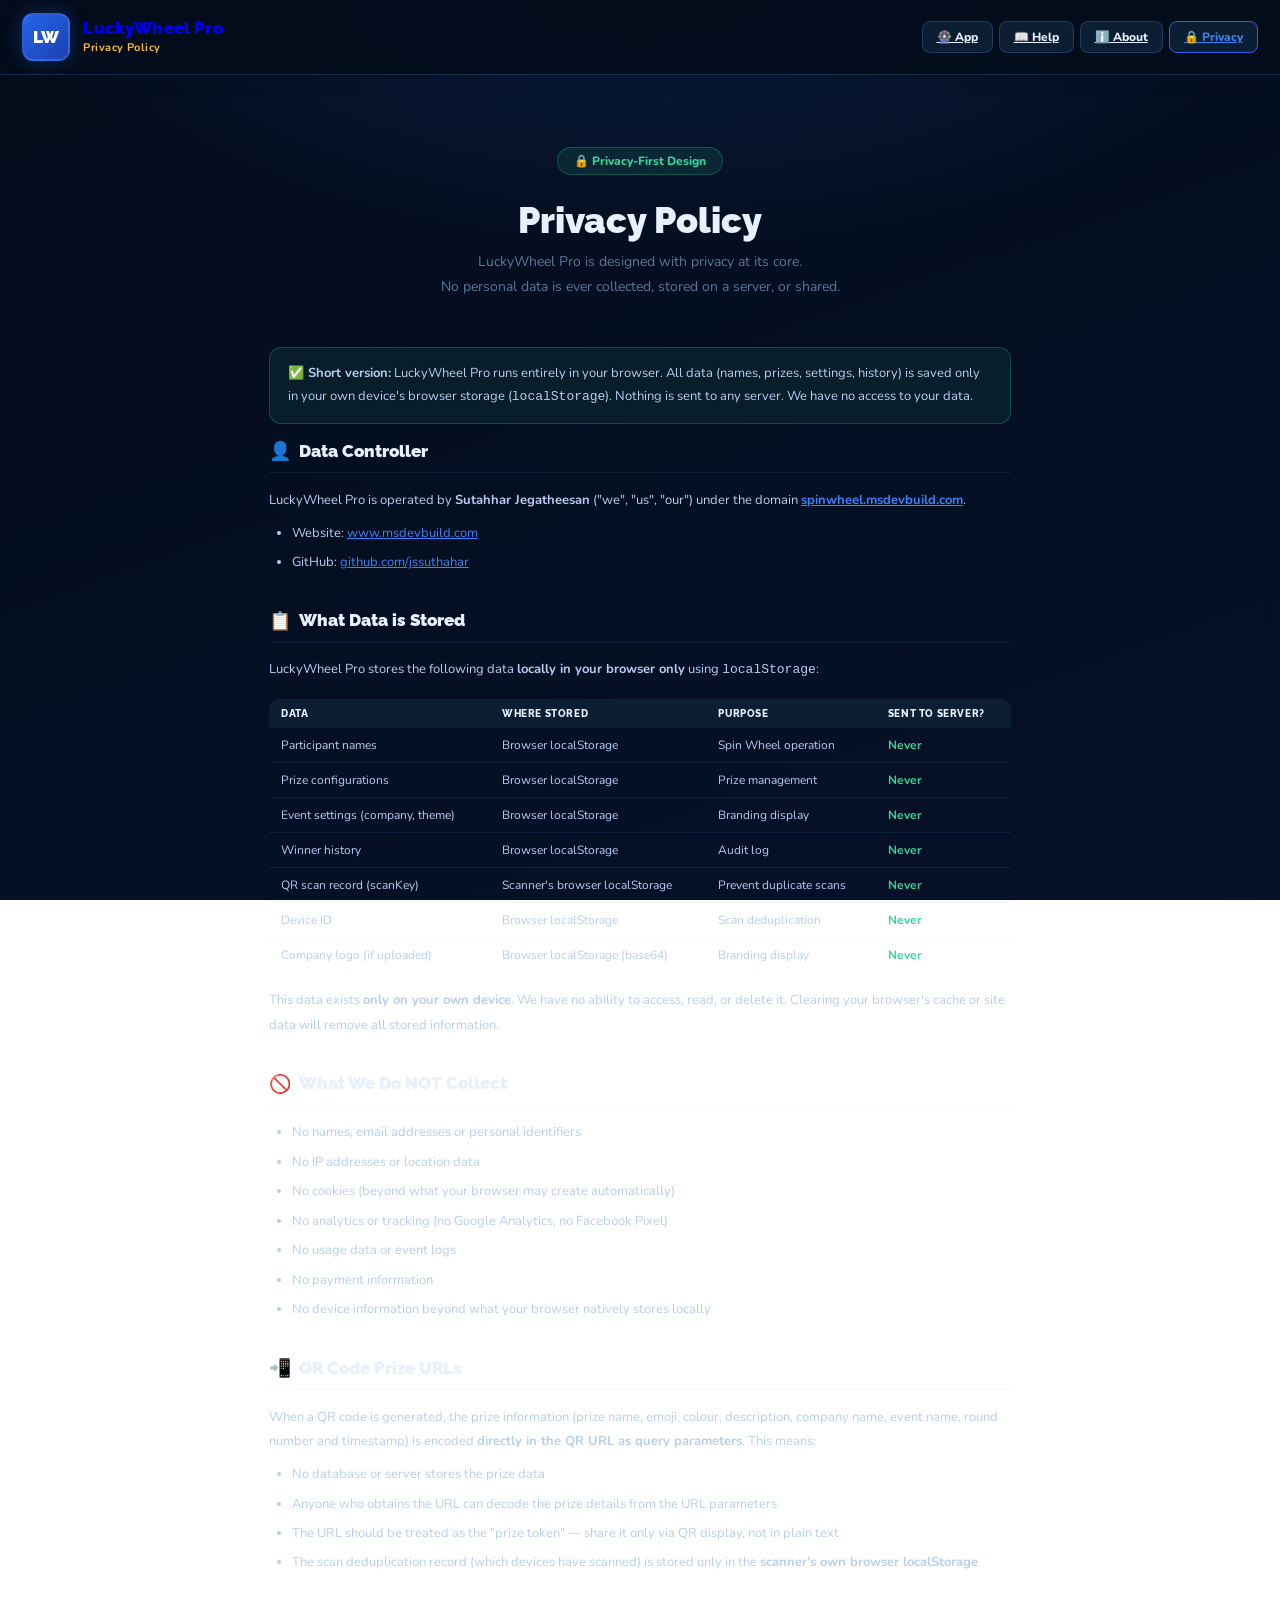
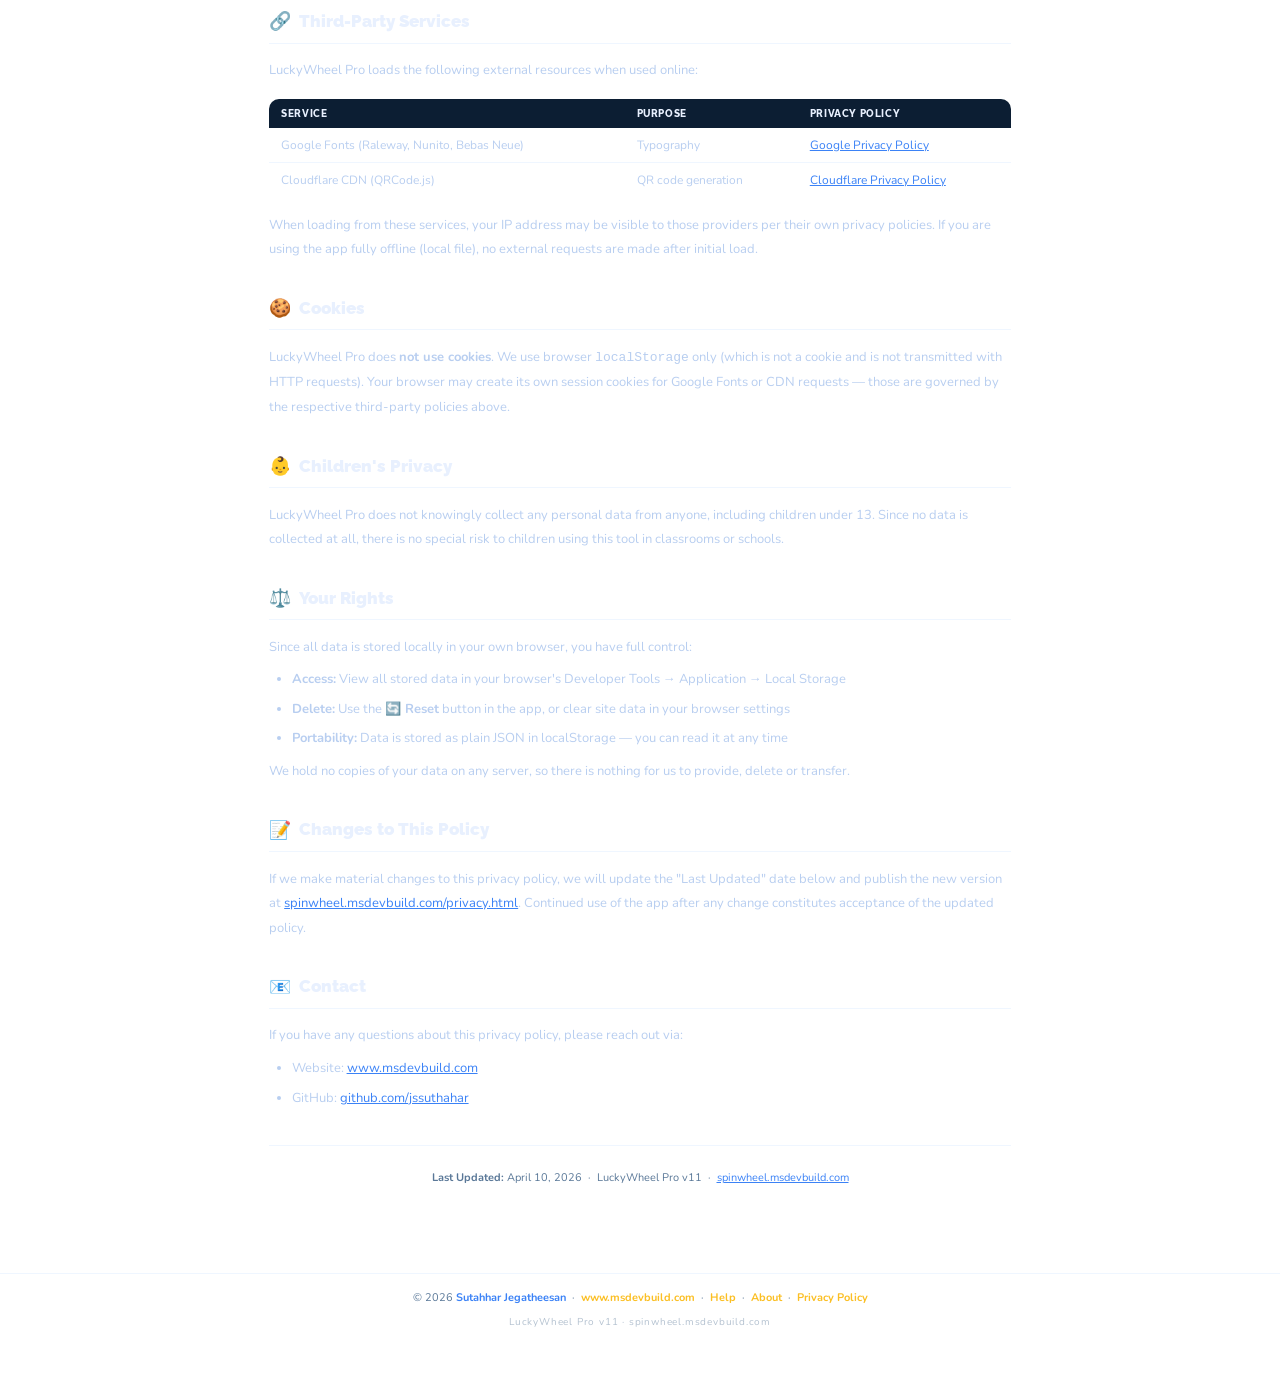
<file: privacy.html>
<!DOCTYPE html>
<html lang="en" data-theme="dark">
<head>
<meta charset="UTF-8"/>
<meta name="viewport" content="width=device-width, initial-scale=1.0, viewport-fit=cover"/>
<title>Privacy Policy – LuckyWheel Pro | spinwheel.msdevbuild.com</title>
<meta name="description" content="Privacy Policy for LuckyWheel Pro. LuckyWheel Pro stores all data locally in your browser. No personal data is collected, transmitted or shared with any server or third party."/>
<meta name="keywords" content="LuckyWheel Pro privacy policy, spin wheel privacy, no data collection, local storage only"/>
<meta name="author" content="Sutahhar Jegatheesan"/>
<meta name="robots" content="index, follow"/>
<link rel="canonical" href="https://spinwheel.msdevbuild.com/privacy.html"/>
<meta property="og:title" content="Privacy Policy – LuckyWheel Pro"/>
<meta property="og:description" content="LuckyWheel Pro stores all data locally. No personal data collected or transmitted."/>
<meta property="og:url" content="https://spinwheel.msdevbuild.com/privacy.html"/>
<meta name="twitter:card" content="summary"/>
<meta name="twitter:site" content="@msdevbuild"/>
<meta name="theme-color" content="#040d1b"/>
<link rel="alternate" hreflang="en" href="https://spinwheel.msdevbuild.com/privacy.html"/>
<link rel="alternate" hreflang="x-default" href="https://spinwheel.msdevbuild.com/privacy.html"/>

<script type="application/ld+json">
{
  "@context":"https://schema.org",
  "@type":"WebPage",
  "url":"https://spinwheel.msdevbuild.com/privacy.html",
  "name":"Privacy Policy – LuckyWheel Pro",
  "description":"Privacy policy for LuckyWheel Pro. No personal data is collected or transmitted.",
  "author":{"@type":"Person","name":"Sutahhar Jegatheesan","url":"https://www.msdevbuild.com"},
  "datePublished":"2024-01-01",
  "dateModified":"2026-04-10"
}
</script>

<link rel="preconnect" href="https://fonts.googleapis.com"/>
<link rel="preconnect" href="https://fonts.gstatic.com" crossorigin/>
<link href="https://fonts.googleapis.com/css2?family=Raleway:wght@700;800;900&family=Nunito:wght@400;500;600;700;800&family=Bebas+Neue&display=swap" rel="stylesheet"/>
<link rel="stylesheet" href="css/style.css"/>
<style>
.privacy-wrap{max-width:780px;margin:0 auto;padding:2rem 1.2rem 4rem;}
.privacy-hero{text-align:center;padding:2.5rem 1rem 2rem;}
.privacy-hero h1{font-family:'Raleway',sans-serif;font-size:clamp(24px,5vw,36px);font-weight:900;color:var(--text);margin-bottom:.5rem;}
.privacy-hero p{font-size:14px;color:var(--muted);line-height:1.8;}
.privacy-badge{display:inline-flex;align-items:center;gap:7px;background:rgba(52,211,153,.1);border:1px solid rgba(52,211,153,.25);color:var(--success);border-radius:100px;padding:5px 16px;font-size:12px;font-weight:800;margin-bottom:1.5rem;}
.privacy-section{margin-bottom:2.2rem;}
.privacy-section h2{font-family:'Raleway',sans-serif;font-size:17px;font-weight:900;color:var(--text);margin-bottom:.9rem;display:flex;align-items:center;gap:8px;padding-bottom:.7rem;border-bottom:1px solid var(--border);}
.privacy-section h2 .icon{font-size:18px;}
.privacy-section p,.privacy-section li{font-size:13px;color:var(--text-s);line-height:1.9;}
.privacy-section ul{padding-left:1.4rem;margin:.5rem 0;}
.privacy-section li{margin-bottom:.3rem;}
.privacy-table{width:100%;border-collapse:collapse;font-size:12px;margin:1rem 0;border-radius:10px;overflow:hidden;}
.privacy-table th{background:var(--surface2);color:var(--text);font-family:'Raleway',sans-serif;font-weight:800;letter-spacing:.06em;text-transform:uppercase;padding:9px 12px;text-align:left;font-size:10px;}
.privacy-table td{padding:9px 12px;border-bottom:1px solid var(--border);color:var(--text-s);}
.privacy-table tr:last-child td{border-bottom:none;}
.privacy-table tr:hover td{background:var(--surface2);}
.last-updated{font-size:11px;color:var(--muted);text-align:center;margin-top:2rem;padding-top:1.5rem;border-top:1px solid var(--border);}
.info-box{border-radius:12px;padding:.9rem 1.1rem;margin:1rem 0;font-size:13px;line-height:1.75;}
.info-green{background:rgba(52,211,153,.08);border:1px solid rgba(52,211,153,.25);color:var(--text-s);}
</style>
</head>
<body>

<header class="app-header" role="banner" style="position:sticky;top:0;z-index:80;">
  <div class="header-left">
    <a href="index.html" style="display:flex;align-items:center;gap:13px;text-decoration:none;">
      <div id="logoWrap"><span id="headerLogoText">LW</span></div>
      <div>
        <div class="brand-company">LuckyWheel Pro</div>
        <div class="brand-event">Privacy Policy</div>
      </div>
    </a>
  </div>
  <nav style="display:flex;gap:6px;flex-wrap:wrap;" role="navigation">
    <a href="index.html"   class="btn-settings">🎡 App</a>
    <a href="help.html"    class="btn-settings">📖 Help</a>
    <a href="about.html"   class="btn-settings">ℹ️ About</a>
    <a href="privacy.html" class="btn-settings" style="border-color:var(--primary);color:var(--primary-h);">🔒 Privacy</a>
  </nav>
</header>

<div class="privacy-wrap">
  <div class="privacy-hero">
    <div class="privacy-badge">🔒 Privacy-First Design</div>
    <h1>Privacy Policy</h1>
    <p>LuckyWheel Pro is designed with privacy at its core.<br>No personal data is ever collected, stored on a server, or shared.</p>
  </div>

  <div class="info-box info-green">
    <strong>✅ Short version:</strong> LuckyWheel Pro runs entirely in your browser. All data (names, prizes, settings, history) is saved only in your own device's browser storage (<code>localStorage</code>). Nothing is sent to any server. We have no access to your data.
  </div>

  <!-- Operator -->
  <section class="privacy-section" aria-labelledby="operator-title">
    <h2 id="operator-title"><span class="icon">👤</span> Data Controller</h2>
    <p>LuckyWheel Pro is operated by <strong>Sutahhar Jegatheesan</strong> ("we", "us", "our") under the domain <a href="https://spinwheel.msdevbuild.com/" style="color:var(--primary-h);font-weight:700;">spinwheel.msdevbuild.com</a>.</p>
    <ul>
      <li>Website: <a href="https://www.msdevbuild.com" style="color:var(--primary-h);">www.msdevbuild.com</a></li>
      <li>GitHub: <a href="https://github.com/jssuthahar" style="color:var(--primary-h);">github.com/jssuthahar</a></li>
    </ul>
  </section>

  <!-- What data -->
  <section class="privacy-section" aria-labelledby="data-title">
    <h2 id="data-title"><span class="icon">📋</span> What Data is Stored</h2>
    <p>LuckyWheel Pro stores the following data <strong>locally in your browser only</strong> using <code>localStorage</code>:</p>
    <table class="privacy-table" aria-label="Stored data types">
      <thead><tr><th>Data</th><th>Where stored</th><th>Purpose</th><th>Sent to server?</th></tr></thead>
      <tbody>
        <tr><td>Participant names</td><td>Browser localStorage</td><td>Spin Wheel operation</td><td style="color:var(--success);font-weight:700;">Never</td></tr>
        <tr><td>Prize configurations</td><td>Browser localStorage</td><td>Prize management</td><td style="color:var(--success);font-weight:700;">Never</td></tr>
        <tr><td>Event settings (company, theme)</td><td>Browser localStorage</td><td>Branding display</td><td style="color:var(--success);font-weight:700;">Never</td></tr>
        <tr><td>Winner history</td><td>Browser localStorage</td><td>Audit log</td><td style="color:var(--success);font-weight:700;">Never</td></tr>
        <tr><td>QR scan record (scanKey)</td><td>Scanner's browser localStorage</td><td>Prevent duplicate scans</td><td style="color:var(--success);font-weight:700;">Never</td></tr>
        <tr><td>Device ID</td><td>Browser localStorage</td><td>Scan deduplication</td><td style="color:var(--success);font-weight:700;">Never</td></tr>
        <tr><td>Company logo (if uploaded)</td><td>Browser localStorage (base64)</td><td>Branding display</td><td style="color:var(--success);font-weight:700;">Never</td></tr>
      </tbody>
    </table>
    <p>This data exists <strong>only on your own device</strong>. We have no ability to access, read, or delete it. Clearing your browser's cache or site data will remove all stored information.</p>
  </section>

  <!-- What we don't collect -->
  <section class="privacy-section" aria-labelledby="nocollect-title">
    <h2 id="nocollect-title"><span class="icon">🚫</span> What We Do NOT Collect</h2>
    <ul>
      <li>No names, email addresses or personal identifiers</li>
      <li>No IP addresses or location data</li>
      <li>No cookies (beyond what your browser may create automatically)</li>
      <li>No analytics or tracking (no Google Analytics, no Facebook Pixel)</li>
      <li>No usage data or event logs</li>
      <li>No payment information</li>
      <li>No device information beyond what your browser natively stores locally</li>
    </ul>
  </section>

  <!-- QR scan URL -->
  <section class="privacy-section" aria-labelledby="qr-title">
    <h2 id="qr-title"><span class="icon">📲</span> QR Code Prize URLs</h2>
    <p>When a QR code is generated, the prize information (prize name, emoji, colour, description, company name, event name, round number and timestamp) is encoded <strong>directly in the QR URL as query parameters</strong>. This means:</p>
    <ul>
      <li>No database or server stores the prize data</li>
      <li>Anyone who obtains the URL can decode the prize details from the URL parameters</li>
      <li>The URL should be treated as the "prize token" — share it only via QR display, not in plain text</li>
      <li>The scan deduplication record (which devices have scanned) is stored only in the <strong>scanner's own browser localStorage</strong></li>
    </ul>
  </section>

  <!-- Third party -->
  <section class="privacy-section" aria-labelledby="third-title">
    <h2 id="third-title"><span class="icon">🔗</span> Third-Party Services</h2>
    <p>LuckyWheel Pro loads the following external resources when used online:</p>
    <table class="privacy-table" aria-label="Third party services">
      <thead><tr><th>Service</th><th>Purpose</th><th>Privacy Policy</th></tr></thead>
      <tbody>
        <tr><td>Google Fonts (Raleway, Nunito, Bebas Neue)</td><td>Typography</td><td><a href="https://policies.google.com/privacy" target="_blank" rel="noopener" style="color:var(--primary-h);">Google Privacy Policy</a></td></tr>
        <tr><td>Cloudflare CDN (QRCode.js)</td><td>QR code generation</td><td><a href="https://www.cloudflare.com/privacypolicy/" target="_blank" rel="noopener" style="color:var(--primary-h);">Cloudflare Privacy Policy</a></td></tr>
      </tbody>
    </table>
    <p>When loading from these services, your IP address may be visible to those providers per their own privacy policies. If you are using the app fully offline (local file), no external requests are made after initial load.</p>
  </section>

  <!-- Cookies -->
  <section class="privacy-section" aria-labelledby="cookies-title">
    <h2 id="cookies-title"><span class="icon">🍪</span> Cookies</h2>
    <p>LuckyWheel Pro does <strong>not use cookies</strong>. We use browser <code>localStorage</code> only (which is not a cookie and is not transmitted with HTTP requests). Your browser may create its own session cookies for Google Fonts or CDN requests — those are governed by the respective third-party policies above.</p>
  </section>

  <!-- Children -->
  <section class="privacy-section" aria-labelledby="children-title">
    <h2 id="children-title"><span class="icon">👶</span> Children's Privacy</h2>
    <p>LuckyWheel Pro does not knowingly collect any personal data from anyone, including children under 13. Since no data is collected at all, there is no special risk to children using this tool in classrooms or schools.</p>
  </section>

  <!-- Rights -->
  <section class="privacy-section" aria-labelledby="rights-title">
    <h2 id="rights-title"><span class="icon">⚖️</span> Your Rights</h2>
    <p>Since all data is stored locally in your own browser, you have full control:</p>
    <ul>
      <li><strong>Access:</strong> View all stored data in your browser's Developer Tools → Application → Local Storage</li>
      <li><strong>Delete:</strong> Use the <strong>🔄 Reset</strong> button in the app, or clear site data in your browser settings</li>
      <li><strong>Portability:</strong> Data is stored as plain JSON in localStorage — you can read it at any time</li>
    </ul>
    <p>We hold no copies of your data on any server, so there is nothing for us to provide, delete or transfer.</p>
  </section>

  <!-- Changes -->
  <section class="privacy-section" aria-labelledby="changes-title">
    <h2 id="changes-title"><span class="icon">📝</span> Changes to This Policy</h2>
    <p>If we make material changes to this privacy policy, we will update the "Last Updated" date below and publish the new version at <a href="https://spinwheel.msdevbuild.com/privacy.html" style="color:var(--primary-h);">spinwheel.msdevbuild.com/privacy.html</a>. Continued use of the app after any change constitutes acceptance of the updated policy.</p>
  </section>

  <!-- Contact -->
  <section class="privacy-section" aria-labelledby="contact-title">
    <h2 id="contact-title"><span class="icon">📧</span> Contact</h2>
    <p>If you have any questions about this privacy policy, please reach out via:</p>
    <ul>
      <li>Website: <a href="https://www.msdevbuild.com" target="_blank" rel="noopener" style="color:var(--primary-h);">www.msdevbuild.com</a></li>
      <li>GitHub: <a href="https://github.com/jssuthahar" target="_blank" rel="noopener" style="color:var(--primary-h);">github.com/jssuthahar</a></li>
    </ul>
  </section>

  <div class="last-updated">
    <strong>Last Updated:</strong> April 10, 2026 &nbsp;·&nbsp; LuckyWheel Pro v11 &nbsp;·&nbsp; <a href="https://spinwheel.msdevbuild.com/" style="color:var(--primary-h);">spinwheel.msdevbuild.com</a>
  </div>
</div>

<footer class="app-footer" role="contentinfo" style="flex-direction:column;gap:.6rem;">
  <div class="footer-copy">
    &copy; <span id="fyear"></span> <strong>Sutahhar Jegatheesan</strong> &nbsp;·&nbsp;
    <a href="https://www.msdevbuild.com" target="_blank" rel="noopener noreferrer">www.msdevbuild.com</a>
    &nbsp;·&nbsp;
    <a href="help.html">Help</a> &nbsp;·&nbsp;
    <a href="about.html">About</a> &nbsp;·&nbsp;
    <a href="privacy.html">Privacy Policy</a>
  </div>
  <div class="footer-ver">LuckyWheel Pro v11 · spinwheel.msdevbuild.com</div>
</footer>

<script>
document.getElementById('fyear').textContent=new Date().getFullYear();
const T={'--bg':'#040d1b','--surface':'#081525','--surface2':'#0c1e33','--surface3':'#0f2540','--border':'rgba(96,165,250,.1)','--border2':'rgba(96,165,250,.22)','--primary':'#2563eb','--primary-h':'#3b82f6','--gold':'#f59e0b','--gold-l':'#fbbf24','--text':'#e8f0fe','--text-s':'#b8cef0','--muted':'#5a7898','--header-bg':'rgba(4,13,27,.92)','--card-shine':'rgba(96,165,250,.14)','--shadow':'0 8px 32px rgba(0,0,0,.5)','--danger':'#f87171','--success':'#34d399'};
Object.entries(T).forEach(([k,v])=>document.documentElement.style.setProperty(k,v));
document.body.style.background='radial-gradient(ellipse 80% 55% at 50% -8%,rgba(37,99,235,.2) 0%,transparent 65%),linear-gradient(160deg,#040d1b,#06112a)';
document.body.style.backgroundAttachment='fixed';
</script>
</body>
</html>
</file>
<file: css/style.css>
/* ══════════════════════════════════════════════
   DESIGN TOKENS — DARK (default)
══════════════════════════════════════════════ */
:root{
  --bg:         #040d1b;
  --bg-grad:    radial-gradient(ellipse 80% 55% at 50% -8%,rgba(37,99,235,.2) 0%,transparent 65%),
                linear-gradient(160deg,#040d1b 0%,#060f22 60%,#040d1b 100%);
  --surface:    #081525;
  --surface2:   #0c1e33;
  --surface3:   #0f2540;
  --border:     rgba(96,165,250,.1);
  --border2:    rgba(96,165,250,.22);
  --primary:    #2563eb;
  --primary-h:  #3b82f6;
  --gold:       #f59e0b;
  --gold-l:     #fbbf24;
  --text:       #e8f0fe;
  --text-s:     #b8cef0;
  --muted:      #5a7898;
  --danger:     #f87171;
  --success:    #34d399;
  --header-bg:  rgba(4,13,27,.92);
  --card-shine: rgba(96,165,250,.14);
  --shadow:     0 8px 32px rgba(0,0,0,.5);
  --r:12px; --r-sm:8px; --r-lg:20px;
}

/* LIGHT THEME */
[data-theme="light"]{
  --bg:         #f0f4fc;
  --bg-grad:    radial-gradient(ellipse 80% 55% at 50% -8%,rgba(37,99,235,.1) 0%,transparent 65%),
                linear-gradient(160deg,#e8eeff 0%,#f0f4fc 60%,#eaf0ff 100%);
  --surface:    #ffffff;
  --surface2:   #f4f7ff;
  --surface3:   #e8eeff;
  --border:     rgba(37,99,235,.1);
  --border2:    rgba(37,99,235,.2);
  --primary:    #2563eb;
  --primary-h:  #1d4ed8;
  --gold:       #d97706;
  --gold-l:     #b45309;
  --text:       #0f172a;
  --text-s:     #374151;
  --muted:      #6b7280;
  --danger:     #dc2626;
  --success:    #059669;
  --header-bg:  rgba(255,255,255,.95);
  --card-shine: rgba(37,99,235,.06);
  --shadow:     0 4px 20px rgba(0,0,0,.1);
}

/* ══════════════════════════════════════════════
   RESET & BASE
══════════════════════════════════════════════ */
*,*::before,*::after{box-sizing:border-box;margin:0;padding:0;}
html{scroll-behavior:smooth;}
body{
  font-family:'Nunito',sans-serif;
  background:var(--bg-grad);
  background-attachment:fixed;
  color:var(--text);
  min-height:100vh;
  padding-bottom:2rem;
  transition:color .3s, background .3s;
}

/* ══════════════════════════════════════════════
   AD SLOTS
══════════════════════════════════════════════ */
.ad-slot{
  width:100%;overflow:hidden;
  display:flex;justify-content:center;align-items:center;
  background:var(--surface2);
  border:1px dashed var(--border2);
  border-radius:var(--r);
  font-size:10px;color:var(--muted);letter-spacing:.06em;
  text-transform:uppercase;
  min-height:90px;
}
.ad-top{max-width:1400px;margin:0 auto 6px;padding:0 14px;}
.ad-bottom{max-width:1400px;margin:8px auto 0;padding:0 14px;}
.ad-sidebar{min-height:250px;}

/* ══════════════════════════════════════════════
   HEADER
══════════════════════════════════════════════ */
.app-header{
  display:flex;align-items:center;justify-content:space-between;
  padding:.8rem 1.4rem;
  background:var(--header-bg);
  border-bottom:1px solid var(--border2);
  backdrop-filter:blur(14px);-webkit-backdrop-filter:blur(14px);
  position:sticky;top:0;z-index:80;
  gap:10px;flex-wrap:wrap;
  box-shadow:0 2px 20px rgba(0,0,0,.15);
}
.header-left{display:flex;align-items:center;gap:13px;}
#logoWrap{
  width:48px;height:48px;border-radius:11px;flex-shrink:0;overflow:hidden;
  background:linear-gradient(135deg,var(--primary),#1e40af);
  border:2px solid var(--border2);
  display:flex;align-items:center;justify-content:center;
  font-family:'Raleway',sans-serif;font-weight:900;font-size:17px;color:#fff;
  cursor:pointer;transition:transform .2s,box-shadow .2s;
  box-shadow:0 0 18px rgba(37,99,235,.35);
}
#logoWrap:hover{transform:scale(1.07);box-shadow:0 0 26px rgba(37,99,235,.5);}
.brand-company{font-family:'Raleway',sans-serif;font-size:17px;font-weight:900;letter-spacing:.01em;line-height:1.1;}
.brand-event{font-size:11px;color:var(--gold-l);font-weight:700;margin-top:2px;letter-spacing:.04em;}
.header-center{font-size:10px;font-weight:800;letter-spacing:.14em;text-transform:uppercase;color:var(--muted);}
.header-right{display:flex;gap:7px;align-items:center;flex-wrap:wrap;}
/* ── Theme Toggle ── */
.theme-toggle{
  width:44px;height:26px;border-radius:13px;border:none;cursor:pointer;
  position:relative;transition:background .3s;
  background:[data-theme="dark"] ? #1d4ed8 : #d1d5db;
  flex-shrink:0;
}
[data-theme="dark"] .theme-toggle{background:rgba(37,99,235,.35);border:1px solid var(--border2);}
[data-theme="light"] .theme-toggle{background:#e2e8f0;border:1px solid var(--border2);}
.theme-toggle-knob{
  position:absolute;top:3px;width:18px;height:18px;border-radius:50%;
  background:#fff;transition:transform .3s,background .3s;
  display:flex;align-items:center;justify-content:center;font-size:10px;
  box-shadow:0 1px 4px rgba(0,0,0,.3);
}
[data-theme="dark"]  .theme-toggle-knob{transform:translateX(3px);}
[data-theme="light"] .theme-toggle-knob{transform:translateX(21px);}
.toggle-label{font-size:10px;font-weight:700;color:var(--muted);letter-spacing:.06em;}
.btn-icon{
  width:36px;height:36px;border-radius:var(--r-sm);border:1px solid var(--border2);
  background:var(--surface2);color:var(--text);cursor:pointer;font-size:16px;
  display:flex;align-items:center;justify-content:center;transition:all .15s;
  flex-shrink:0;
}
.btn-icon:hover{background:rgba(37,99,235,.2);border-color:var(--primary);color:var(--primary-h);}
.btn-settings{
  display:flex;align-items:center;gap:6px;
  padding:7px 14px;border-radius:var(--r-sm);
  background:var(--surface2);border:1px solid var(--border2);
  color:var(--text);font-family:'Nunito',sans-serif;font-size:12px;font-weight:800;
  cursor:pointer;transition:all .15s;
}
.btn-settings:hover{background:rgba(37,99,235,.2);border-color:var(--primary);color:var(--primary-h);}

/* ══════════════════════════════════════════════
   LAYOUT
══════════════════════════════════════════════ */
.app-body{
  display:grid;
  grid-template-columns:262px 1fr 288px;
  gap:12px;padding:12px 14px 0;
  max-width:1400px;margin:0 auto;
  align-items:start;
}
@media(max-width:1080px){.app-body{grid-template-columns:230px 1fr 255px;}}
@media(max-width:820px){
  .app-body{grid-template-columns:1fr 1fr;grid-template-rows:auto auto auto;}
  .panel-left{grid-column:1/3;grid-row:2;}
  .panel-center{grid-column:1/3;grid-row:1;}
  .panel-right{grid-column:1/3;grid-row:3;}
}
@media(max-width:520px){.app-body{grid-template-columns:1fr;}}
.panel{display:flex;flex-direction:column;gap:11px;}

/* ══════════════════════════════════════════════
   CARDS
══════════════════════════════════════════════ */
.card{
  background:var(--surface);
  border:1px solid var(--border);
  border-radius:var(--r-lg);
  padding:1.1rem 1.2rem;
  box-shadow:var(--shadow);
  position:relative;overflow:hidden;
  transition:background .3s,border-color .3s;
}
.card::after{
  content:'';position:absolute;top:0;left:0;right:0;height:1px;
  background:linear-gradient(90deg,transparent,var(--card-shine),transparent);
}
.card-title{
  font-family:'Raleway',sans-serif;font-size:10px;font-weight:800;
  letter-spacing:.13em;text-transform:uppercase;color:var(--muted);
  margin-bottom:11px;display:flex;align-items:center;gap:7px;
}
.card-title i{
  width:20px;height:20px;border-radius:5px;
  background:rgba(37,99,235,.15);border:1px solid var(--border2);
  display:flex;align-items:center;justify-content:center;font-size:10px;font-style:normal;
}
.row-flex{display:flex;align-items:center;justify-content:space-between;}

/* ══════════════════════════════════════════════
   FORMS
══════════════════════════════════════════════ */
input,textarea,select{
  background:var(--surface2);border:1px solid var(--border);
  border-radius:var(--r-sm);color:var(--text);
  font-family:'Nunito',sans-serif;font-size:13px;outline:none;
  transition:border-color .15s,box-shadow .15s,background .3s,color .3s;
}
input:focus,textarea:focus,select:focus{
  border-color:var(--primary);box-shadow:0 0 0 3px rgba(37,99,235,.15);
}
input::placeholder,textarea::placeholder{color:var(--muted);}
.input-row{display:flex;gap:7px;}
.input-row input{flex:1;height:38px;padding:0 12px;}
.inp{width:100%;height:38px;padding:0 12px;}
textarea{width:100%;padding:9px 12px;resize:vertical;min-height:86px;line-height:1.6;}
.inp-label{font-size:10px;font-weight:800;color:var(--muted);margin-bottom:5px;text-transform:uppercase;letter-spacing:.06em;}

/* ══════════════════════════════════════════════
   BUTTONS
══════════════════════════════════════════════ */
.btn{
  height:38px;padding:0 15px;border-radius:var(--r-sm);
  font-family:'Nunito',sans-serif;font-size:13px;font-weight:800;
  cursor:pointer;transition:all .15s;border:1px solid var(--border2);
  background:var(--surface2);color:var(--text);white-space:nowrap;
  display:inline-flex;align-items:center;justify-content:center;gap:5px;
}
.btn:hover{background:rgba(37,99,235,.18);border-color:var(--primary);color:var(--primary-h);}
.btn:active{transform:scale(.97);}
.btn-sm{height:30px;padding:0 11px;font-size:11px;}
.btn-xs{height:26px;padding:0 9px;font-size:10px;}
.btn-primary{background:var(--primary);border-color:#1d4ed8;color:#fff;}
.btn-primary:hover{background:var(--primary-h);border-color:var(--primary);color:#fff;}
.btn-danger{border-color:rgba(248,113,113,.3);color:var(--danger);}
.btn-danger:hover{background:rgba(248,113,113,.12);border-color:var(--danger);}
.btn-success{border-color:rgba(52,211,153,.3);color:var(--success);}
.btn-success:hover{background:rgba(52,211,153,.1);border-color:var(--success);}
.btn-warning{border-color:rgba(245,158,11,.35);color:var(--gold-l);}
.btn-warning:hover{background:rgba(245,158,11,.12);border-color:var(--gold);}
.spin-btn{
  width:100%;height:54px;border-radius:var(--r-sm);border:none;
  background:linear-gradient(135deg,#1d4ed8,#1e3a8a);
  color:#fff;font-family:'Raleway',sans-serif;font-size:16px;font-weight:900;
  cursor:pointer;transition:all .2s;letter-spacing:.08em;text-transform:uppercase;
  position:relative;overflow:hidden;box-shadow:0 4px 24px rgba(37,99,235,.45);
  margin-top:10px;
}
.spin-btn::before{content:'';position:absolute;inset:0;background:linear-gradient(to bottom,rgba(255,255,255,.14),transparent);opacity:0;transition:opacity .15s;}
.spin-btn:hover:not(:disabled)::before{opacity:1;}
.spin-btn:hover:not(:disabled){transform:translateY(-2px);box-shadow:0 8px 32px rgba(37,99,235,.6);}
.spin-btn:active:not(:disabled){transform:scale(.98);}
.spin-btn:disabled{opacity:.32;cursor:not-allowed;background:var(--surface3);box-shadow:none;}

/* ══════════════════════════════════════════════
   TAGS
══════════════════════════════════════════════ */
.tags{
  display:flex;flex-wrap:wrap;gap:5px;
  min-height:36px;max-height:148px;overflow-y:auto;
  align-content:flex-start;padding:2px;
}
.tag{
  display:inline-flex;align-items:center;gap:4px;
  background:rgba(37,99,235,.1);border:1px solid rgba(96,165,250,.18);
  color:var(--primary-h);border-radius:100px;padding:3px 10px 3px 12px;
  font-size:11px;font-weight:700;transition:border-color .12s;
}
[data-theme="light"] .tag{background:rgba(37,99,235,.07);color:var(--primary);}
.tag:hover{border-color:rgba(96,165,250,.4);}
.tag button{background:none;border:none;cursor:pointer;color:var(--muted);font-size:14px;line-height:1;padding:0;transition:color .12s;}
.tag button:hover{color:var(--danger);}
.tag-more{
  display:inline-flex;align-items:center;
  background:rgba(245,158,11,.1);border:1px solid rgba(245,158,11,.2);
  color:var(--gold-l);border-radius:100px;padding:3px 12px;
  font-size:11px;font-weight:700;cursor:pointer;transition:background .15s;
}
.tag-more:hover{background:rgba(245,158,11,.2);}
.empty-label{font-size:12px;color:var(--muted);font-style:italic;}
.count-badge{
  display:inline-flex;align-items:center;justify-content:center;
  background:rgba(37,99,235,.15);border:1px solid var(--border2);
  color:var(--primary-h);border-radius:7px;padding:1px 8px;
  font-size:10px;font-weight:800;margin-left:5px;
}

/* ══════════════════════════════════════════════
   STATS
══════════════════════════════════════════════ */
.stat-strip{display:flex;gap:7px;margin-bottom:11px;}
.stat{
  flex:1;background:var(--surface2);border:1px solid var(--border);
  border-radius:10px;padding:8px 6px;text-align:center;transition:background .3s;
}
.stat-val{font-family:'Bebas Neue',sans-serif;font-size:24px;color:var(--primary-h);line-height:1;}
.stat-lbl{font-size:9px;font-weight:700;color:var(--muted);text-transform:uppercase;letter-spacing:.07em;margin-top:2px;}

/* ══════════════════════════════════════════════
   WHEEL
══════════════════════════════════════════════ */
.prize-bar{
  display:flex;align-items:center;gap:8px;
  background:var(--surface2);border:1px solid var(--border2);
  border-radius:var(--r-sm);padding:8px 12px;margin-bottom:10px;
  transition:background .3s;
}
.prize-bar-lbl{font-size:9px;font-weight:800;color:var(--muted);text-transform:uppercase;letter-spacing:.1em;white-space:nowrap;}
.prize-pill{
  flex:1;padding:4px 12px;border-radius:100px;
  font-size:12px;font-weight:800;color:#fff;text-align:center;
  transition:all .2s;white-space:nowrap;overflow:hidden;text-overflow:ellipsis;
}
.wheel-wrap{
  position:relative;display:flex;justify-content:center;align-items:center;
  padding:.5rem 0;
}
canvas#wheelCanvas{display:block;border-radius:50%;}
.pointer{
  position:absolute;top:50%;right:calc(50% - var(--wheel-r,195px) - 2px);
  transform:translateY(-50%);
  width:0;height:0;
  border-top:15px solid transparent;
  border-bottom:15px solid transparent;
  border-right:30px solid var(--gold);
  z-index:10;
  filter:drop-shadow(0 0 8px rgba(245,158,11,.8));
}
.wheel-mode-badge{
  display:inline-block;font-size:9px;font-weight:700;color:var(--muted);
  background:var(--surface3);border:1px solid var(--border);
  border-radius:6px;padding:2px 8px;letter-spacing:.04em;
}

/* ══════════════════════════════════════════════
   TOGGLE ROWS
══════════════════════════════════════════════ */
.toggle-row{
  display:flex;align-items:center;gap:9px;
  font-size:12px;color:var(--muted);cursor:pointer;user-select:none;
  padding:7px 0;border-bottom:1px solid var(--border);transition:color .2s;
}
.toggle-row:last-child{border-bottom:none;}
.toggle-row:hover{color:var(--text-s);}
.toggle-row input[type=checkbox]{accent-color:var(--primary);width:15px;height:15px;cursor:pointer;flex-shrink:0;}
.toggle-row span{color:var(--text);font-weight:700;}

/* ══════════════════════════════════════════════
   WINNER LIST (RIGHT PANEL)
══════════════════════════════════════════════ */
.winner-list{
  display:flex;flex-direction:column;gap:6px;
  max-height:calc(100vh - 280px);overflow-y:auto;min-height:50px;
}
.winner-entry{
  display:flex;align-items:center;gap:8px;
  padding:9px 11px;
  background:var(--surface2);border:1px solid var(--border);
  border-radius:10px;font-size:12px;
  transition:all .3s;
  animation:slideIn .35s cubic-bezier(.34,1.56,.64,1);
}
@keyframes slideIn{from{opacity:0;transform:translateX(18px);}to{opacity:1;transform:translateX(0);}}
.winner-entry.fresh{
  border-color:var(--gold);
  box-shadow:0 0 16px rgba(245,158,11,.2);
  background:rgba(245,158,11,.05);
}
.winner-rank{
  width:28px;height:28px;border-radius:50%;flex-shrink:0;
  display:flex;align-items:center;justify-content:center;font-size:14px;
}
.winner-info{flex:1;min-width:0;}
.winner-name{font-weight:800;font-size:13px;white-space:nowrap;overflow:hidden;text-overflow:ellipsis;}
.winner-prize{font-size:10px;color:var(--gold-l);font-weight:700;margin-top:1px;}
.winner-badge{font-size:9px;padding:3px 7px;border-radius:100px;font-weight:800;flex-shrink:0;}
.winner-badge.removed{background:rgba(248,113,113,.12);color:var(--danger);}
.winner-badge.kept{background:rgba(52,211,153,.12);color:var(--success);}
.no-winners{font-size:12px;color:var(--muted);font-style:italic;padding:14px 0;text-align:center;line-height:1.8;}
.history-list{display:flex;flex-direction:column;gap:5px;max-height:180px;overflow-y:auto;}
.history-item{
  display:flex;align-items:center;gap:8px;
  padding:7px 10px;background:var(--surface2);
  border:1px solid var(--border);border-radius:var(--r-sm);font-size:11px;
}
.hi-num{
  width:22px;height:22px;border-radius:50%;
  background:rgba(37,99,235,.12);border:1px solid var(--border2);
  display:flex;align-items:center;justify-content:center;
  font-size:9px;font-weight:900;color:var(--primary-h);flex-shrink:0;
  font-family:'Raleway',sans-serif;
}
.hi-name{flex:1;font-weight:700;white-space:nowrap;overflow:hidden;text-overflow:ellipsis;}
.hi-prize{font-size:10px;color:var(--gold-l);}
.hi-st{font-size:9px;padding:2px 7px;border-radius:100px;font-weight:700;flex-shrink:0;}
.hi-st.removed{background:rgba(248,113,113,.1);color:var(--danger);}
.hi-st.kept{background:rgba(52,211,153,.1);color:var(--success);}

/* ══════════════════════════════════════════════
   SETTINGS MODAL
══════════════════════════════════════════════ */
.overlay{
  display:none;position:fixed;inset:0;
  background:rgba(0,0,0,.8);z-index:200;
  align-items:center;justify-content:center;
  backdrop-filter:blur(10px);-webkit-backdrop-filter:blur(10px);
  padding:1rem;
}
.overlay.show{display:flex;}
.settings-modal{
  background:var(--surface);border:1px solid var(--border2);border-radius:var(--r-lg);
  width:100%;max-width:780px;max-height:92vh;
  display:flex;flex-direction:column;
  box-shadow:0 40px 100px rgba(0,0,0,.65);overflow:hidden;
  animation:popIn .34s cubic-bezier(.34,1.56,.64,1);
  transition:background .3s;
}
@keyframes popIn{from{opacity:0;transform:scale(.87);}to{opacity:1;transform:scale(1);}}
.settings-header{
  display:flex;align-items:center;justify-content:space-between;
  padding:1rem 1.4rem;border-bottom:1px solid var(--border);flex-shrink:0;
}
.settings-title{font-family:'Raleway',sans-serif;font-size:17px;font-weight:900;}
.settings-close{
  width:30px;height:30px;border-radius:50%;background:var(--surface2);
  border:1px solid var(--border);color:var(--muted);cursor:pointer;
  display:flex;align-items:center;justify-content:center;font-size:17px;
  transition:all .15s;
}
.settings-close:hover{background:rgba(248,113,113,.15);border-color:var(--danger);color:var(--danger);}
.settings-tabs{
  display:flex;gap:4px;padding:.65rem 1.4rem;border-bottom:1px solid var(--border);
  flex-shrink:0;overflow-x:auto;
}
.tab-btn{
  padding:6px 15px;border-radius:var(--r-sm);
  font-family:'Nunito',sans-serif;font-size:12px;font-weight:800;
  cursor:pointer;border:1px solid transparent;
  color:var(--muted);background:transparent;transition:all .15s;white-space:nowrap;
}
.tab-btn:hover{color:var(--text);background:var(--surface2);}
.tab-btn.active{background:rgba(37,99,235,.18);border-color:var(--border2);color:var(--primary-h);}
.tab-content{display:none;padding:1.1rem 1.4rem;overflow-y:auto;flex:1;}
.tab-content.active{display:block;}
.settings-footer{
  padding:1rem 1.4rem;border-top:1px solid var(--border);
  display:flex;justify-content:flex-end;gap:8px;flex-shrink:0;
}
.form-grid{display:grid;grid-template-columns:1fr 1fr;gap:13px;margin-bottom:13px;}
@media(max-width:500px){.form-grid{grid-template-columns:1fr;}}
.form-field{display:flex;flex-direction:column;gap:5px;}
.logo-upload-area{
  border:2px dashed var(--border2);border-radius:var(--r);
  padding:18px;text-align:center;cursor:pointer;
  transition:all .15s;background:var(--surface2);position:relative;overflow:hidden;
}
.logo-upload-area:hover{border-color:var(--primary);background:rgba(37,99,235,.07);}
.logo-upload-area input{position:absolute;inset:0;opacity:0;cursor:pointer;width:100%;height:100%;}
.logo-preview{width:60px;height:60px;border-radius:10px;object-fit:cover;margin:0 auto 8px;display:none;border:2px solid var(--border2);}
.logo-text{font-size:12px;color:var(--muted);font-weight:600;}
/* Theme grid */
.theme-grid{display:grid;grid-template-columns:repeat(4,1fr);gap:9px;}
@media(max-width:580px){.theme-grid{grid-template-columns:repeat(3,1fr);}}
@media(max-width:400px){.theme-grid{grid-template-columns:repeat(2,1fr);}}
.theme-card{
  border:2px solid var(--border);border-radius:11px;padding:10px 7px;
  cursor:pointer;transition:all .2s;background:var(--surface2);text-align:center;
}
.theme-card:hover{border-color:var(--primary);transform:translateY(-2px);}
.theme-card.active{border-color:var(--gold);box-shadow:0 0 16px rgba(245,158,11,.25);}
.theme-card-emoji{font-size:20px;display:block;margin-bottom:4px;}
.theme-card-name{font-size:9px;font-weight:900;color:var(--text);margin-bottom:2px;letter-spacing:.01em;}
.theme-card-cat{font-size:8px;color:var(--muted);font-weight:600;}
.theme-swatch{display:flex;gap:2px;justify-content:center;margin-top:5px;}
.theme-swatch span{width:9px;height:9px;border-radius:3px;display:block;}
/* Prize editor */
.prize-list{display:flex;flex-direction:column;gap:7px;margin-bottom:13px;}
.prize-row{
  display:flex;align-items:center;gap:8px;padding:9px 12px;
  background:var(--surface2);border:1px solid var(--border);
  border-radius:var(--r-sm);transition:background .3s;
}
.prize-dot{width:10px;height:10px;border-radius:50%;flex-shrink:0;}
.prize-row-name{flex:1;font-size:13px;font-weight:800;}
.prize-row-desc{font-size:10px;color:var(--muted);}
.prize-active-badge{
  font-size:9px;padding:2px 8px;border-radius:100px;
  background:rgba(52,211,153,.12);color:var(--success);font-weight:800;flex-shrink:0;
}
.add-prize-form{
  display:flex;gap:7px;flex-wrap:wrap;
  padding:10px;background:var(--surface2);border-radius:var(--r-sm);
  border:1px dashed var(--border2);
}
.add-prize-form input{flex:1;min-width:90px;height:34px;padding:0 10px;font-size:12px;}

/* ══════════════════════════════════════════════
   RESET CONFIRM MODAL
══════════════════════════════════════════════ */
.reset-modal{
  background:var(--surface);border:1px solid var(--border2);border-radius:var(--r-lg);
  padding:2rem;max-width:400px;width:92%;text-align:center;
  animation:popIn .3s cubic-bezier(.34,1.56,.64,1);
  box-shadow:0 30px 80px rgba(0,0,0,.6);
}
.reset-modal h3{font-family:'Raleway',sans-serif;font-size:20px;font-weight:900;margin-bottom:10px;}
.reset-modal p{font-size:13px;color:var(--muted);line-height:1.7;margin-bottom:20px;}
.reset-modal .acts{display:flex;gap:10px;justify-content:center;flex-wrap:wrap;}
.reset-modal .acts .btn{flex:1;min-width:130px;}

/* ══════════════════════════════════════════════
   WINNER POPUP
══════════════════════════════════════════════ */
.winner-modal{
  background:var(--surface);border:1px solid rgba(96,165,250,.2);
  border-radius:24px;padding:2.2rem 1.8rem 2rem;
  max-width:420px;width:92%;text-align:center;
  animation:popIn .45s cubic-bezier(.34,1.56,.64,1);
  box-shadow:0 40px 100px rgba(0,0,0,.75);
  position:relative;overflow:hidden;
  transition:background .3s;
}
/* winnerOverlay must sit above Presentation Mode (z-index 900) */
#winnerOverlay{ z-index: 1000; }
.winner-modal::before{
  content:'';position:absolute;top:0;left:0;right:0;height:3px;
  background:linear-gradient(90deg,transparent,var(--gold),var(--primary-h),var(--gold),transparent);
}
.winner-logo{width:56px;height:56px;border-radius:12px;object-fit:cover;margin:0 auto 12px;display:none;border:2px solid var(--border2);}
.winner-logo.show{display:block;}
.winner-emoji{font-size:50px;display:block;margin-bottom:8px;animation:bounce .7s .3s both;}
@keyframes bounce{0%,100%{transform:scale(1)}40%{transform:scale(1.22)}70%{transform:scale(.93)}}
.winner-lbl{font-family:'Raleway',sans-serif;font-size:10px;font-weight:800;letter-spacing:.18em;text-transform:uppercase;color:var(--gold-l);margin-bottom:8px;}
.winner-event-tag{display:inline-block;background:rgba(37,99,235,.1);border:1px solid var(--border2);color:var(--primary-h);border-radius:100px;padding:3px 13px;font-size:11px;font-weight:700;margin-bottom:12px;}
.winner-name{font-family:'Bebas Neue',sans-serif;font-size:40px;color:var(--text);line-height:1.05;word-break:break-word;margin-bottom:8px;}
.winner-prize-tag{display:inline-flex;align-items:center;gap:7px;padding:6px 18px;border-radius:100px;font-size:12px;font-weight:800;margin-bottom:22px;border:2px solid;color:#fff;}
.winner-acts{display:flex;gap:9px;justify-content:center;flex-wrap:wrap;}
.winner-acts .btn{flex:1;min-width:130px;height:42px;font-size:12px;}

/* ══════════════════════════════════════════════
   CONFETTI & TOAST & FOOTER
══════════════════════════════════════════════ */
#confettiCanvas{position:fixed;inset:0;pointer-events:none;z-index:400;}
#toast{
  position:fixed;bottom:2rem;left:50%;transform:translateX(-50%);
  background:var(--surface);border:1px solid var(--border2);color:var(--text);
  padding:11px 22px;border-radius:100px;font-size:13px;font-weight:700;
  z-index:500;pointer-events:none;white-space:nowrap;
  box-shadow:0 10px 40px rgba(0,0,0,.4);display:none;transition:opacity .3s;
}
.app-footer{
  max-width:1400px;margin:1.5rem auto 0;padding:1rem 1.4rem;
  border-top:1px solid var(--border);
  display:flex;align-items:center;justify-content:space-between;flex-wrap:wrap;gap:.5rem;
}
.footer-copy{font-size:11px;color:var(--muted);}
.footer-copy strong{color:var(--primary-h);font-weight:700;}
.footer-copy a{color:var(--gold-l);text-decoration:none;font-weight:700;}
.footer-copy a:hover{color:var(--text);}
.footer-ver{font-size:10px;color:var(--muted);opacity:.45;letter-spacing:.08em;}
::-webkit-scrollbar{width:4px;height:4px;}
::-webkit-scrollbar-track{background:transparent;}
::-webkit-scrollbar-thumb{background:rgba(96,165,250,.15);border-radius:4px;}
::-webkit-scrollbar-thumb:hover{background:rgba(96,165,250,.3);}

/* ══════════════════════════════════════════════
   PRESENTATION MODE
══════════════════════════════════════════════ */
#presentationMode{
  display:none;
  position:fixed;inset:0;z-index:900;
  background:var(--bg);
  flex-direction:column;
  overflow:hidden;
  animation:pmIn .45s cubic-bezier(.22,1,.36,1);
}
#presentationMode.active{display:flex;}
@keyframes pmIn{from{opacity:0;transform:scale(.97);}to{opacity:1;transform:scale(1);}}

/* PM Header */
.pm-header{
  display:flex;align-items:center;justify-content:space-between;
  padding:.7rem 2rem;
  background:rgba(0,0,0,.35);
  border-bottom:1px solid var(--border2);
  backdrop-filter:blur(12px);
  flex-shrink:0;
  gap:12px;
}
.pm-brand{display:flex;align-items:center;gap:14px;}
.pm-logo{
  width:44px;height:44px;border-radius:10px;overflow:hidden;flex-shrink:0;
  background:linear-gradient(135deg,var(--primary),#1e40af);
  border:2px solid var(--border2);
  display:flex;align-items:center;justify-content:center;
  font-family:'Raleway',sans-serif;font-weight:900;font-size:16px;color:#fff;
}
.pm-logo img{width:100%;height:100%;object-fit:cover;}
.pm-company{font-family:'Raleway',sans-serif;font-size:17px;font-weight:900;}
.pm-event{font-size:11px;color:var(--gold-l);font-weight:700;margin-top:2px;letter-spacing:.05em;}
.pm-badge{
  font-family:'Raleway',sans-serif;font-size:11px;font-weight:800;
  letter-spacing:.15em;text-transform:uppercase;color:var(--muted);
}
.pm-exit{
  display:flex;align-items:center;gap:7px;
  padding:8px 16px;border-radius:var(--r-sm);
  background:rgba(248,113,113,.12);border:1px solid rgba(248,113,113,.3);
  color:var(--danger);font-family:'Nunito',sans-serif;font-size:12px;font-weight:800;
  cursor:pointer;transition:all .15s;
}
.pm-exit:hover{background:rgba(248,113,113,.22);border-color:var(--danger);}

/* PM Body */
.pm-body{
  display:grid;
  grid-template-columns:1fr 340px;
  gap:16px;
  flex:1;overflow:hidden;
  padding:16px 20px;
}
@media(max-width:820px){
  .pm-body{grid-template-columns:1fr;grid-template-rows:1fr auto;}
}

/* PM Wheel Panel */
.pm-wheel-panel{
  display:flex;flex-direction:column;align-items:center;justify-content:center;
  gap:12px;overflow:hidden;
}
.pm-prize-bar{
  display:flex;align-items:center;gap:10px;
  background:rgba(0,0,0,.3);border:1px solid var(--border2);
  border-radius:100px;padding:8px 18px;
}
.pm-prize-bar span:first-child{font-size:10px;font-weight:800;color:var(--muted);text-transform:uppercase;letter-spacing:.1em;}
.pm-prize-pill{
  padding:4px 16px;border-radius:100px;
  font-size:13px;font-weight:800;color:#fff;
}
.pm-wheel-wrap{
  position:relative;display:flex;justify-content:center;align-items:center;
  flex:1;width:100%;max-height:calc(100vh - 220px);
}
#pmCanvas{display:block;border-radius:50%;filter:drop-shadow(0 0 40px rgba(37,99,235,.3));}
.pm-pointer{
  position:absolute;top:50%;right:calc(50% - var(--pm-r,260px) - 2px);
  transform:translateY(-50%);width:0;height:0;
  border-top:18px solid transparent;border-bottom:18px solid transparent;
  border-right:36px solid var(--gold);z-index:10;
  filter:drop-shadow(0 0 12px rgba(245,158,11,.9));
}
.pm-spin-btn{
  width:100%;max-width:420px;height:56px;border-radius:var(--r-sm);border:none;
  background:linear-gradient(135deg,#1d4ed8,#1e3a8a);
  color:#fff;font-family:'Raleway',sans-serif;font-size:17px;font-weight:900;
  cursor:pointer;transition:all .2s;letter-spacing:.08em;text-transform:uppercase;
  box-shadow:0 6px 28px rgba(37,99,235,.5);position:relative;overflow:hidden;
}
.pm-spin-btn::before{content:'';position:absolute;inset:0;background:linear-gradient(to bottom,rgba(255,255,255,.14),transparent);opacity:0;transition:.15s;}
.pm-spin-btn:hover:not(:disabled)::before{opacity:1;}
.pm-spin-btn:hover:not(:disabled){transform:translateY(-2px);box-shadow:0 10px 36px rgba(37,99,235,.65);}
.pm-spin-btn:disabled{opacity:.3;cursor:not-allowed;background:var(--surface3);box-shadow:none;}

/* PM Winner Panel */
.pm-winner-panel{
  display:flex;flex-direction:column;gap:10px;overflow:hidden;
}
.pm-winner-header{
  font-family:'Raleway',sans-serif;font-size:11px;font-weight:800;
  letter-spacing:.13em;text-transform:uppercase;color:var(--muted);
  display:flex;align-items:center;justify-content:space-between;
  padding-bottom:8px;border-bottom:1px solid var(--border2);
  flex-shrink:0;
}
.pm-winner-list{
  display:flex;flex-direction:column;gap:8px;
  overflow-y:auto;flex:1;padding-right:2px;
}
/* Individual winner cards in PM — bigger, more dramatic */
.pm-winner-card{
  display:flex;align-items:center;gap:10px;
  padding:11px 13px;
  border-radius:13px;
  background:var(--surface2);border:1px solid var(--border);
  animation:pmCardIn .4s cubic-bezier(.34,1.56,.64,1);
  transition:all .3s;
}
@keyframes pmCardIn{from{opacity:0;transform:translateX(30px)scale(.95);}to{opacity:1;transform:translateX(0)scale(1);}}
.pm-winner-card.pm-fresh{
  border-color:var(--gold);
  box-shadow:0 0 22px rgba(245,158,11,.28);
  background:rgba(245,158,11,.07);
}
.pm-rank-circle{
  width:38px;height:38px;border-radius:50%;flex-shrink:0;
  display:flex;align-items:center;justify-content:center;font-size:20px;
}
.pm-win-info{flex:1;min-width:0;}
.pm-win-name{
  font-family:'Raleway',sans-serif;font-size:16px;font-weight:900;
  white-space:nowrap;overflow:hidden;text-overflow:ellipsis;
}
.pm-win-prize{font-size:11px;color:var(--gold-l);font-weight:700;margin-top:2px;}
.pm-win-badge{font-size:9px;padding:3px 8px;border-radius:100px;font-weight:800;flex-shrink:0;}
.pm-win-badge.removed{background:rgba(248,113,113,.12);color:var(--danger);}
.pm-win-badge.kept{background:rgba(52,211,153,.12);color:var(--success);}
.pm-no-winners{
  font-size:13px;color:var(--muted);font-style:italic;
  text-align:center;padding:30px 0;line-height:2;
}

/* PM countdown overlay */
.pm-countdown{
  position:absolute;inset:0;
  display:flex;align-items:center;justify-content:center;
  pointer-events:none;z-index:50;
}
.pm-countdown-num{
  font-family:'Bebas Neue',sans-serif;
  font-size:160px;color:rgba(255,255,255,.08);
  animation:countPulse .9s ease-out;
  line-height:1;
}
@keyframes countPulse{from{transform:scale(2);opacity:0.3;}to{transform:scale(1);opacity:0;}}

/* Keyboard hint */
.pm-hint{
  font-size:10px;color:var(--muted);text-align:center;
  letter-spacing:.06em;padding:.4rem 0 .1rem;flex-shrink:0;
}

.seo-content{
  max-width:1400px;margin:0 auto;padding:1.5rem 1.4rem;
  border-top:1px solid var(--border);
}
.seo-content h2{font-family:'Raleway',sans-serif;font-size:15px;font-weight:800;color:var(--muted);margin-bottom:8px;letter-spacing:.04em;}
.seo-content p{font-size:12px;color:var(--muted);line-height:1.8;margin-bottom:8px;}
.seo-tags{display:flex;flex-wrap:wrap;gap:6px;margin-top:10px;}
.seo-tag{font-size:10px;background:var(--surface2);border:1px solid var(--border);color:var(--muted);border-radius:6px;padding:3px 10px;font-weight:600;}

/* ══════════════════════════════════════════════
   FEATURE NAV (top-level tab switcher)
══════════════════════════════════════════════ */
.feature-nav{
  display:flex;
  background:var(--surface);
  border-bottom:1px solid var(--border2);
  padding:0 1.5rem;
  gap:0;
  position:sticky;top:62px;z-index:75;
  transition:background .3s;
}
.feature-nav-btn{
  display:flex;align-items:center;gap:9px;
  padding:0 24px;height:48px;
  font-family:'Raleway',sans-serif;font-size:12px;font-weight:800;
  letter-spacing:.06em;text-transform:uppercase;
  border:none;background:transparent;color:var(--muted);
  cursor:pointer;position:relative;transition:color .18s;
  white-space:nowrap;
}
.feature-nav-btn .nav-icon{
  width:28px;height:28px;border-radius:8px;
  display:flex;align-items:center;justify-content:center;
  font-size:14px;
  background:rgba(37,99,235,.08);border:1px solid var(--border);
  transition:all .18s;
}
.feature-nav-btn:hover{color:var(--text-s);}
.feature-nav-btn:hover .nav-icon{background:rgba(37,99,235,.16);}
.feature-nav-btn.active{color:var(--primary-h);}
.feature-nav-btn.active .nav-icon{
  background:rgba(37,99,235,.2);
  border-color:var(--border2);
  box-shadow:0 0 10px rgba(37,99,235,.25);
}
.feature-nav-btn::after{
  content:'';position:absolute;bottom:0;left:0;right:0;height:3px;
  background:var(--primary);border-radius:3px 3px 0 0;
  transform:scaleX(0);transition:transform .18s;
}
.feature-nav-btn.active::after{transform:scaleX(1);}
.feature-nav-divider{width:1px;background:var(--border);margin:10px 0;flex-shrink:0;}

/* ══════════════════════════════════════════════
   VIEWS
══════════════════════════════════════════════ */
.view{display:none;}
.view.active{display:block;}

/* ══════════════════════════════════════════════
   QR CODE VIEW
══════════════════════════════════════════════ */
.qr-view-wrap{
  max-width:1100px;margin:0 auto;
  padding:16px 14px 0;
  display:grid;
  grid-template-columns:360px 1fr;
  gap:14px;
  align-items:start;
}
@media(max-width:780px){.qr-view-wrap{grid-template-columns:1fr;}}

/* Left: configure panel */
.qr-config-col{display:flex;flex-direction:column;gap:12px;}

/* Center/Right: QR display + history */
.qr-display-col{display:flex;flex-direction:column;gap:12px;}

/* Big QR display card */
.qr-big-card{
  background:var(--surface);border:1px solid var(--border);
  border-radius:var(--r-lg);padding:1.8rem 1.4rem;
  display:flex;flex-direction:column;align-items:center;gap:14px;
  position:relative;overflow:hidden;box-shadow:var(--shadow);
  transition:background .3s;
}
.qr-big-card::after{content:'';position:absolute;top:0;left:0;right:0;height:1px;background:linear-gradient(90deg,transparent,var(--card-shine),transparent);}
.qr-big-box{
  width:260px;height:260px;
  background:#fff;border-radius:18px;
  display:flex;align-items:center;justify-content:center;
  padding:14px;
  box-shadow:0 8px 40px rgba(0,0,0,.45),0 0 0 4px rgba(37,99,235,.1);
  transition:transform .2s,box-shadow .2s;
  position:relative;overflow:hidden;
}
.qr-big-box:hover{transform:scale(1.025);box-shadow:0 12px 50px rgba(0,0,0,.5),0 0 0 4px rgba(37,99,235,.2);}
.qr-big-box canvas,.qr-big-box img{display:block;width:100%!important;height:100%!important;}
.qr-big-empty{
  display:flex;flex-direction:column;align-items:center;justify-content:center;
  gap:10px;color:#9ca3af;font-size:12px;font-weight:700;text-align:center;
  width:100%;height:100%;
}
.qr-big-empty .qr-empty-icon{font-size:48px;opacity:.5;}
.qr-winner-info{text-align:center;}
.qr-win-name{font-family:'Bebas Neue',sans-serif;font-size:32px;color:var(--text);line-height:1.1;margin-bottom:4px;}
.qr-win-prize{display:inline-flex;align-items:center;gap:7px;padding:6px 18px;border-radius:100px;font-size:13px;font-weight:800;color:#fff;border:2px solid rgba(255,255,255,.2);}
.qr-controls{display:flex;gap:8px;flex-wrap:wrap;justify-content:center;width:100%;}
.qr-controls .btn{min-width:110px;}

/* Auto-refresh row */
.qr-auto-row{
  display:flex;align-items:center;gap:10px;
  background:var(--surface2);border:1px solid var(--border2);
  border-radius:100px;padding:8px 18px;
  cursor:pointer;user-select:none;
  transition:all .15s;
}
.qr-auto-row:hover{border-color:var(--primary);}
.qr-auto-row.active{background:rgba(37,99,235,.15);border-color:var(--primary);}
.qr-auto-dot{width:10px;height:10px;border-radius:50%;background:var(--muted);transition:all .15s;flex-shrink:0;}
.qr-auto-row.active .qr-auto-dot{background:var(--primary-h);box-shadow:0 0 6px var(--primary);animation:qrPulse 1s infinite;}
.qr-auto-label{font-size:12px;font-weight:700;color:var(--muted);transition:color .15s;}
.qr-auto-row.active .qr-auto-label{color:var(--primary-h);}
.qr-auto-sec{font-family:'Bebas Neue',sans-serif;font-size:22px;color:var(--primary-h);line-height:1;margin-left:auto;min-width:20px;text-align:right;}
.qr-ring-wrap{position:relative;width:36px;height:36px;flex-shrink:0;}
.qr-ring-wrap svg{width:36px;height:36px;}

/* ── QR Mode buttons ── */
.qr-mode-btn{display:flex;flex-direction:column;align-items:center;gap:5px;padding:14px 10px;border-radius:12px;cursor:pointer;border:2px solid var(--border);background:var(--surface2);text-align:center;transition:all .18s;}
.qr-mode-btn:hover{border-color:var(--primary);background:rgba(37,99,235,.08);}
.qr-mode-btn.active{border-color:var(--primary);background:rgba(37,99,235,.15);box-shadow:0 0 16px rgba(37,99,235,.2);}
.qr-mode-icon{font-size:24px;}
.qr-mode-name{font-family:'Raleway',sans-serif;font-size:12px;font-weight:900;color:var(--text);}
.qr-mode-desc{font-size:9px;color:var(--muted);font-weight:600;line-height:1.5;}
/* ── Prize pool ── */
.qr-pool-item{display:flex;align-items:center;gap:8px;padding:8px 11px;background:var(--surface2);border:1px solid var(--border);border-radius:9px;transition:all .15s;}
.qr-pool-dot{width:10px;height:10px;border-radius:50%;flex-shrink:0;}
.qr-pool-name{font-size:13px;font-weight:800;flex:1;}
.qr-pool-desc{font-size:10px;color:var(--muted);}
.qr-pool-active{border-color:var(--primary);background:rgba(37,99,235,.06);}
/* ── Stage card ── */
.qr-big-card{background:var(--surface);border:1px solid var(--border);border-radius:var(--r-lg);padding:1.8rem 1.4rem;display:flex;flex-direction:column;align-items:center;gap:14px;position:relative;overflow:hidden;box-shadow:var(--shadow);transition:background .3s;min-height:440px;}
.qr-big-card::after{content:'';position:absolute;top:0;left:0;right:0;height:1px;background:linear-gradient(90deg,transparent,var(--card-shine),transparent);}
.qr-big-box{background:#fff;border-radius:18px;display:flex;align-items:center;justify-content:center;padding:12px;box-shadow:0 8px 40px rgba(0,0,0,.45),0 0 0 4px rgba(37,99,235,.1);transition:transform .2s,box-shadow .2s;overflow:hidden;}
.qr-big-box:hover{transform:scale(1.025);}
.qr-big-box canvas,.qr-big-box img{display:block;width:100%!important;height:100%!important;}
.qr-big-empty{display:flex;flex-direction:column;align-items:center;justify-content:center;gap:10px;color:#9ca3af;font-size:13px;font-weight:700;text-align:center;padding:30px;}
.qr-big-empty .qr-empty-icon{font-size:48px;opacity:.5;}
/* ── State panels ── */
.qr-state-panel{display:flex;flex-direction:column;align-items:center;gap:14px;width:100%;}
.qr-admin-hint{display:inline-flex;align-items:center;gap:6px;background:rgba(248,113,113,.1);border:1px solid rgba(248,113,113,.25);color:var(--danger);border-radius:100px;padding:4px 14px;font-size:10px;font-weight:800;letter-spacing:.04em;}
.qr-round-badge{display:inline-flex;align-items:center;background:rgba(37,99,235,.12);border:1px solid var(--border2);color:var(--primary-h);border-radius:100px;padding:4px 14px;font-size:11px;font-weight:800;}
/* ── Timer ring ── */
.qr-timer-stage{position:relative;display:flex;align-items:center;justify-content:center;flex-shrink:0;}
.qr-timer-svg{width:110px;height:110px;}
.qr-stage-ring-bg{fill:none;stroke:var(--border2);stroke-width:6;}
.qr-stage-ring-fg{fill:none;stroke:var(--primary-h);stroke-width:6;stroke-linecap:round;}
.qr-timer-center{position:absolute;inset:0;display:flex;flex-direction:column;align-items:center;justify-content:center;}
.qr-timer-sec{font-family:'Bebas Neue',sans-serif;font-size:36px;color:var(--text);line-height:1;}
.qr-timer-lbl{font-size:8px;font-weight:800;color:var(--muted);text-transform:uppercase;letter-spacing:.1em;}
.qr-timer-sec.urgent{color:var(--danger);animation:timerUrgent .5s infinite alternate;}
@keyframes timerUrgent{from{transform:scale(1);}to{transform:scale(1.1);}}
.qr-scan-msg{font-size:14px;font-weight:700;color:var(--text-s);animation:msgPulse 2s ease-in-out infinite;}
@keyframes msgPulse{0%,100%{opacity:1;}50%{opacity:.55;}}
/* ── Controls ── */
.qr-stage-controls{display:flex;gap:8px;flex-wrap:wrap;justify-content:center;width:100%;}
.qr-stage-controls .btn{min-width:110px;}
/* ── Expired ── */
.qr-expired-bar{width:100%;max-width:260px;height:6px;background:var(--border2);border-radius:3px;overflow:hidden;}
.qr-expired-fill{height:100%;background:linear-gradient(90deg,var(--primary),var(--primary-h));width:0%;transition:width .1s linear;}
/* ── QR History ── */
.qr-hist-list{display:flex;flex-direction:column;gap:6px;max-height:280px;overflow-y:auto;}
.qr-hist-item{display:flex;align-items:center;gap:10px;padding:9px 12px;background:var(--surface2);border:1px solid var(--border);border-radius:var(--r-sm);transition:all .15s;cursor:pointer;}
.qr-hist-item:hover{border-color:var(--border2);background:var(--surface3);}
.qr-hist-item.active-qr{border-color:var(--primary);background:rgba(37,99,235,.08);}
.qr-hist-mini{width:40px;height:40px;flex-shrink:0;background:#fff;border-radius:6px;padding:3px;overflow:hidden;display:flex;align-items:center;justify-content:center;}
.qr-hist-mini canvas,.qr-hist-mini img{display:block;width:100%!important;height:100%!important;}
.qr-hist-info{flex:1;min-width:0;}
.qr-hist-name{font-weight:800;font-size:12px;white-space:nowrap;overflow:hidden;text-overflow:ellipsis;}
.qr-hist-prize{font-size:10px;color:var(--gold-l);font-weight:700;margin-top:1px;}
.qr-hist-time{font-size:9px;color:var(--muted);font-weight:600;flex-shrink:0;}
.qr-no-hist{font-size:12px;color:var(--muted);font-style:italic;padding:12px 0;text-align:center;}
@keyframes qrPulse{0%,100%{box-shadow:0 0 4px var(--primary);}50%{box-shadow:0 0 10px var(--primary-h);}}

/* PM QR strip */
.pm-qr-strip{background:var(--surface2);border:1px solid var(--border2);border-radius:14px;padding:12px;flex-shrink:0;display:flex;gap:14px;align-items:center;}
.pm-qr-box{width:110px;height:110px;flex-shrink:0;background:#fff;border-radius:10px;display:flex;align-items:center;justify-content:center;padding:6px;box-shadow:0 4px 16px rgba(0,0,0,.4);}
.pm-qr-box canvas,.pm-qr-box img{display:block;width:100%!important;height:100%!important;}
.pm-qr-info{flex:1;min-width:0;display:flex;flex-direction:column;gap:5px;}
.pm-qr-name{font-family:'Raleway',sans-serif;font-size:14px;font-weight:900;white-space:nowrap;overflow:hidden;text-overflow:ellipsis;}
.pm-qr-prize{font-size:11px;font-weight:700;color:var(--gold-l);}
.pm-qr-hint{font-size:10px;color:var(--muted);font-weight:600;line-height:1.6;}
.pm-qr-timer{display:flex;align-items:center;gap:5px;font-size:10px;color:var(--muted);font-weight:700;margin-top:4px;}

/* ══════════════════════════════════════════════
   SCAN / PRIZE REVEAL PAGE
══════════════════════════════════════════════ */
#scanPage{display:none;position:fixed;inset:0;z-index:2000;flex-direction:column;align-items:center;justify-content:center;padding:1.5rem;text-align:center;overflow-y:auto;}
#scanPage.show{display:flex;}
.scan-bg{position:fixed;inset:0;z-index:-1;background:var(--bg-grad);background-attachment:fixed;}
.scan-card{background:var(--surface);border:1px solid var(--border2);border-radius:28px;padding:2.5rem 2rem 2rem;max-width:440px;width:100%;box-shadow:0 40px 100px rgba(0,0,0,.7);position:relative;overflow:hidden;animation:popIn .5s .05s both cubic-bezier(.34,1.56,.64,1);}
.scan-card::before{content:'';position:absolute;top:0;left:0;right:0;height:4px;background:linear-gradient(90deg,transparent,var(--gold),var(--primary-h),var(--gold),transparent);}
.scan-logo{width:64px;height:64px;border-radius:14px;object-fit:cover;margin:0 auto 12px;border:2px solid var(--border2);display:none;}
.scan-logo.show{display:block;}
.scan-company{font-size:11px;font-weight:800;color:var(--muted);letter-spacing:.1em;text-transform:uppercase;margin-bottom:3px;}
.scan-event{font-size:13px;color:var(--gold-l);font-weight:700;margin-bottom:16px;}
.scan-trophy{font-size:60px;display:block;margin-bottom:8px;animation:bounce .7s .3s both;}
.scan-congrats{font-family:'Raleway',sans-serif;font-size:11px;font-weight:800;letter-spacing:.18em;text-transform:uppercase;color:var(--gold-l);margin-bottom:8px;}
.scan-name{font-family:'Bebas Neue',sans-serif;font-size:52px;line-height:1.05;color:var(--text);word-break:break-word;margin-bottom:12px;text-shadow:0 0 40px rgba(96,165,250,.2);}
.scan-prize-badge{display:inline-flex;align-items:center;gap:9px;padding:10px 24px;border-radius:100px;font-size:15px;font-weight:900;color:#fff;border:2px solid rgba(255,255,255,.25);margin-bottom:18px;animation:popIn .5s .55s both cubic-bezier(.34,1.56,.64,1);}
.scan-spin-num{font-size:11px;color:var(--muted);font-weight:600;margin-bottom:16px;}
.scan-divider{border:none;border-top:1px solid var(--border);margin:16px 0;}
.scan-footer-text{font-size:11px;color:var(--muted);line-height:1.9;}
.scan-footer-text a{color:var(--primary-h);font-weight:700;text-decoration:none;}
.scan-powered{margin-top:16px;font-size:10px;color:var(--muted);display:flex;align-items:center;justify-content:center;gap:5px;letter-spacing:.06em;opacity:.65;}

/* ══════════════════════════════════════════════
   FULL-SCREEN BLOCKED PAGE (already scanned)
══════════════════════════════════════════════ */
#scanBlockedScreen{
  display:none;
  position:fixed;inset:0;z-index:3000;
  flex-direction:column;align-items:center;justify-content:center;
  text-align:center;padding:2rem;
  /* Hard red lock - no escape */
  background:
    radial-gradient(ellipse 80% 60% at 50% 0%,rgba(220,38,38,.35) 0%,transparent 65%),
    linear-gradient(160deg,#1a0000 0%,#0d0000 60%,#1a0000 100%);
  -webkit-user-select:none;user-select:none;
  overflow:hidden;
}
#scanBlockedScreen.show{display:flex;}

/* Pulsing red bars at top & bottom — full-bleed warning stripes */
#scanBlockedScreen::before,
#scanBlockedScreen::after{
  content:'';position:absolute;left:0;right:0;height:6px;
  background:repeating-linear-gradient(90deg,
    #dc2626 0,#dc2626 18px,
    #7f1d1d 18px,#7f1d1d 36px
  );
  animation:stripeScroll 1.5s linear infinite;
}
#scanBlockedScreen::before{top:0;}
#scanBlockedScreen::after {bottom:0;}
@keyframes stripeScroll{from{background-position:0 0;}to{background-position:36px 0;}}

/* Red scanning pulse overlay */
.block-scan-line{
  position:absolute;left:0;right:0;height:3px;
  background:linear-gradient(90deg,transparent,rgba(220,38,38,.8),transparent);
  animation:scanDown 2.5s ease-in-out infinite;
  pointer-events:none;
}
@keyframes scanDown{
  0%  {top:0%;opacity:0;}
  10% {opacity:1;}
  90% {opacity:1;}
  100%{top:100%;opacity:0;}
}

/* Lock icon circle */
.block-lock-ring{
  width:110px;height:110px;border-radius:50%;
  background:rgba(220,38,38,.15);
  border:3px solid rgba(220,38,38,.5);
  display:flex;align-items:center;justify-content:center;
  margin-bottom:22px;flex-shrink:0;
  animation:lockPulse 2s ease-in-out infinite;
  box-shadow:0 0 40px rgba(220,38,38,.3),inset 0 0 30px rgba(220,38,38,.1);
}
@keyframes lockPulse{
  0%,100%{box-shadow:0 0 30px rgba(220,38,38,.3),inset 0 0 20px rgba(220,38,38,.1);}
  50%    {box-shadow:0 0 60px rgba(220,38,38,.55),inset 0 0 40px rgba(220,38,38,.2);}
}
.block-lock-icon{font-size:52px;line-height:1;}

.block-title{
  font-family:'Raleway',sans-serif;
  font-size:clamp(26px,6vw,42px);
  font-weight:900;
  color:#fff;
  letter-spacing:.02em;
  margin-bottom:10px;
  text-shadow:0 0 30px rgba(220,38,38,.6);
}
.block-subtitle{
  font-size:clamp(14px,3.5vw,18px);
  color:rgba(255,200,200,.8);
  font-weight:600;
  line-height:1.65;
  max-width:480px;
  margin-bottom:28px;
}
.block-subtitle strong{color:#fff;}

.block-detail-box{
  background:rgba(220,38,38,.1);
  border:1px solid rgba(220,38,38,.3);
  border-radius:14px;padding:14px 22px;
  max-width:420px;width:100%;
  margin-bottom:28px;
}
.block-detail-row{
  display:flex;align-items:center;justify-content:space-between;
  font-size:12px;padding:4px 0;
  border-bottom:1px solid rgba(220,38,38,.15);
  gap:12px;
}
.block-detail-row:last-child{border-bottom:none;}
.block-detail-lbl{color:rgba(255,180,180,.7);font-weight:700;text-transform:uppercase;letter-spacing:.08em;font-size:10px;white-space:nowrap;}
.block-detail-val{color:#fff;font-weight:700;text-align:right;word-break:break-all;}

.block-footer{
  font-size:11px;
  color:rgba(255,180,180,.5);
  line-height:1.8;
  max-width:400px;
}
.block-footer a{color:rgba(255,200,200,.7);text-decoration:none;font-weight:700;}

/* Scan badge on admin QR stage */
.qr-scan-count{
  display:inline-flex;align-items:center;gap:7px;
  background:rgba(52,211,153,.1);border:1px solid rgba(52,211,153,.25);
  color:var(--success);border-radius:100px;padding:4px 14px;
  font-size:11px;font-weight:800;
}

/* ── PM QR Panel (inside Presentation Mode) ── */
.pm-qr-panel{
  background:var(--surface2);border:1px solid var(--border2);
  border-radius:16px;padding:14px;flex-shrink:0;
  display:none;flex-direction:column;align-items:center;gap:10px;
}
.pm-qr-panel.show{display:flex;}
.pm-qr-panel-title{
  font-family:'Raleway',sans-serif;font-size:10px;font-weight:800;
  letter-spacing:.12em;text-transform:uppercase;color:var(--muted);
  align-self:flex-start;
}
.pm-qr-big-box{
  width:160px;height:160px;background:#fff;border-radius:14px;
  display:flex;align-items:center;justify-content:center;
  padding:8px;box-shadow:0 4px 20px rgba(0,0,0,.5);
  overflow:hidden;flex-shrink:0;
}
.pm-qr-big-box canvas,.pm-qr-big-box img{display:block;width:100%!important;height:100%!important;}
.pm-qr-round{font-size:11px;font-weight:800;color:var(--primary-h);}
.pm-qr-timer-row{
  display:flex;align-items:center;gap:8px;width:100%;
}
.pm-qr-timer-bar{
  flex:1;height:6px;background:var(--border2);border-radius:3px;overflow:hidden;
}
.pm-qr-timer-fill{
  height:100%;background:var(--primary-h);
  transition:width .25s linear;border-radius:3px;
}
.pm-qr-timer-secs{
  font-family:'Bebas Neue',sans-serif;font-size:20px;
  color:var(--primary-h);line-height:1;min-width:28px;text-align:right;
}
.pm-qr-timer-secs.urgent{color:var(--danger);}
.pm-qr-hint{font-size:10px;color:var(--muted);font-weight:600;text-align:center;line-height:1.6;}

/* ══════════════════════════════════════════════
   LUCKY BOX VIEW
══════════════════════════════════════════════ */
.lb-view-wrap{
  max-width:1100px;margin:0 auto;padding:16px 14px 0;
  display:grid;grid-template-columns:300px 1fr;gap:14px;align-items:start;
}
@media(max-width:780px){.lb-view-wrap{grid-template-columns:1fr;}}
.lb-config-col{display:flex;flex-direction:column;gap:12px;}
.lb-stage-col{display:flex;flex-direction:column;gap:12px;}

/* Box grid */
.lb-grid{
  display:grid;
  gap:14px;
  justify-content:center;
}
.lb-box{
  width:120px;height:120px;
  border-radius:18px;
  background:linear-gradient(145deg,var(--surface2),var(--surface3));
  border:2px solid var(--border2);
  display:flex;flex-direction:column;align-items:center;justify-content:center;
  cursor:pointer;
  position:relative;overflow:hidden;
  transition:transform .18s,box-shadow .18s,border-color .18s;
  user-select:none;
}
.lb-box:hover:not(.opened):not(.disabled){
  transform:translateY(-4px) scale(1.05);
  box-shadow:0 12px 32px rgba(37,99,235,.35);
  border-color:var(--primary);
}
.lb-box:active:not(.opened):not(.disabled){ transform:scale(.97); }
.lb-box.opened{
  cursor:default;
  animation:lbOpen .5s cubic-bezier(.34,1.56,.64,1);
}
.lb-box.disabled{ opacity:.35; cursor:not-allowed; }
@keyframes lbOpen{
  0%  {transform:scale(1);}
  30% {transform:scale(1.18) rotate(-3deg);}
  60% {transform:scale(1.05) rotate(2deg);}
  100%{transform:scale(1);}
}
.lb-box-lid{
  position:absolute;top:0;left:0;right:0;height:48%;
  background:linear-gradient(135deg,var(--primary),var(--primary-h));
  border-radius:15px 15px 0 0;
  display:flex;align-items:center;justify-content:center;
  transition:transform .4s cubic-bezier(.34,1.56,.64,1),opacity .3s;
  transform-origin:50% 0%;
  z-index:2;
}
.lb-box.opened .lb-box-lid{
  transform:rotateX(-120deg);
  opacity:0;
}
.lb-box-body{
  position:absolute;bottom:0;left:0;right:0;height:56%;
  background:linear-gradient(135deg,#1d4ed8,#1e3a8a);
  border-radius:0 0 15px 15px;
  display:flex;align-items:center;justify-content:center;
}
.lb-box-ribbon{
  position:absolute;top:0;bottom:0;left:50%;width:2px;
  background:rgba(255,255,255,.3);transform:translateX(-50%);z-index:3;
}
.lb-box-ribbon-h{
  position:absolute;top:46%;left:0;right:0;height:2px;
  background:rgba(255,255,255,.3);z-index:3;
}
.lb-box-num{
  font-family:'Bebas Neue',sans-serif;font-size:28px;color:#fff;
  position:absolute;bottom:8px;right:10px;opacity:.6;z-index:4;line-height:1;
}
.lb-box-glow{
  position:absolute;inset:0;
  background:radial-gradient(circle at 50% 50%,rgba(255,255,255,.15),transparent 70%);
  opacity:0;transition:opacity .2s;
}
.lb-box:hover:not(.opened):not(.disabled) .lb-box-glow{ opacity:1; }
/* Opened box — prize reveal inside */
.lb-prize-inside{
  position:absolute;inset:0;
  display:flex;flex-direction:column;align-items:center;justify-content:center;
  gap:4px;z-index:5;opacity:0;transition:opacity .3s .3s;
  padding:6px;text-align:center;
}
.lb-box.opened .lb-prize-inside{ opacity:1; }
.lb-prize-emoji{ font-size:28px;line-height:1; }
.lb-prize-name{ font-size:10px;font-weight:800;color:#fff;line-height:1.2;word-break:break-word; }

/* Box count selector */
.lb-count-btns{display:flex;gap:6px;flex-wrap:wrap;}
.lb-count-btn{
  padding:6px 14px;border-radius:8px;border:2px solid var(--border);
  background:var(--surface2);color:var(--muted);font-size:12px;font-weight:800;
  cursor:pointer;transition:all .15s;
}
.lb-count-btn:hover{border-color:var(--primary);color:var(--primary-h);}
.lb-count-btn.active{border-color:var(--primary);background:rgba(37,99,235,.15);color:var(--primary-h);}

/* Big reveal modal */
.lb-reveal-overlay{
  display:none;position:fixed;inset:0;z-index:1500;
  align-items:center;justify-content:center;
  background:rgba(0,0,0,.85);backdrop-filter:blur(10px);
  padding:1rem;
}
.lb-reveal-overlay.show{display:flex;}
.lb-reveal-card{
  background:var(--surface);border:1px solid var(--border2);
  border-radius:24px;padding:2.5rem 2rem;
  max-width:400px;width:100%;text-align:center;
  animation:popIn .45s cubic-bezier(.34,1.56,.64,1);
  box-shadow:0 40px 100px rgba(0,0,0,.75);
  position:relative;overflow:hidden;
}
.lb-reveal-card::before{
  content:'';position:absolute;top:0;left:0;right:0;height:3px;
  background:linear-gradient(90deg,transparent,var(--gold),var(--primary-h),var(--gold),transparent);
}
.lb-reveal-emoji{font-size:64px;display:block;margin-bottom:10px;animation:bounce .7s .2s both;}
.lb-reveal-title{font-family:'Raleway',sans-serif;font-size:11px;font-weight:800;letter-spacing:.18em;text-transform:uppercase;color:var(--gold-l);margin-bottom:10px;}
.lb-reveal-prize{font-family:'Bebas Neue',sans-serif;font-size:36px;color:var(--text);line-height:1.1;margin-bottom:8px;word-break:break-word;}
.lb-reveal-badge{display:inline-flex;align-items:center;gap:7px;padding:8px 20px;border-radius:100px;font-size:13px;font-weight:800;color:#fff;border:2px solid rgba(255,255,255,.2);margin-bottom:20px;}
.lb-reveal-actions{display:flex;gap:8px;justify-content:center;flex-wrap:wrap;}
.lb-reveal-actions .btn{min-width:120px;}

/* Session stats */
.lb-stat-strip{display:flex;gap:8px;margin-bottom:12px;}
.lb-stat{flex:1;background:var(--surface2);border:1px solid var(--border);border-radius:10px;padding:8px 6px;text-align:center;}
.lb-stat-val{font-family:'Bebas Neue',sans-serif;font-size:24px;color:var(--primary-h);line-height:1;}
.lb-stat-lbl{font-size:9px;font-weight:700;color:var(--muted);text-transform:uppercase;letter-spacing:.07em;margin-top:2px;}

/* History */
.lb-hist-list{display:flex;flex-direction:column;gap:6px;max-height:240px;overflow-y:auto;}
.lb-hist-item{display:flex;align-items:center;gap:9px;padding:8px 11px;background:var(--surface2);border:1px solid var(--border);border-radius:var(--r-sm);font-size:12px;animation:slideIn .3s ease;}
.lb-hist-rank{width:24px;height:24px;border-radius:50%;background:rgba(37,99,235,.15);border:1px solid var(--border2);display:flex;align-items:center;justify-content:center;font-size:10px;font-weight:800;color:var(--primary-h);flex-shrink:0;font-family:'Raleway',sans-serif;}
.lb-hist-info{flex:1;min-width:0;}
.lb-hist-name{font-weight:800;font-size:12px;white-space:nowrap;overflow:hidden;text-overflow:ellipsis;}
.lb-hist-prize{font-size:10px;color:var(--gold-l);font-weight:700;margin-top:1px;}
.lb-hist-time{font-size:9px;color:var(--muted);flex-shrink:0;}
.lb-no-hist{font-size:12px;color:var(--muted);font-style:italic;padding:12px 0;text-align:center;}
</file>
